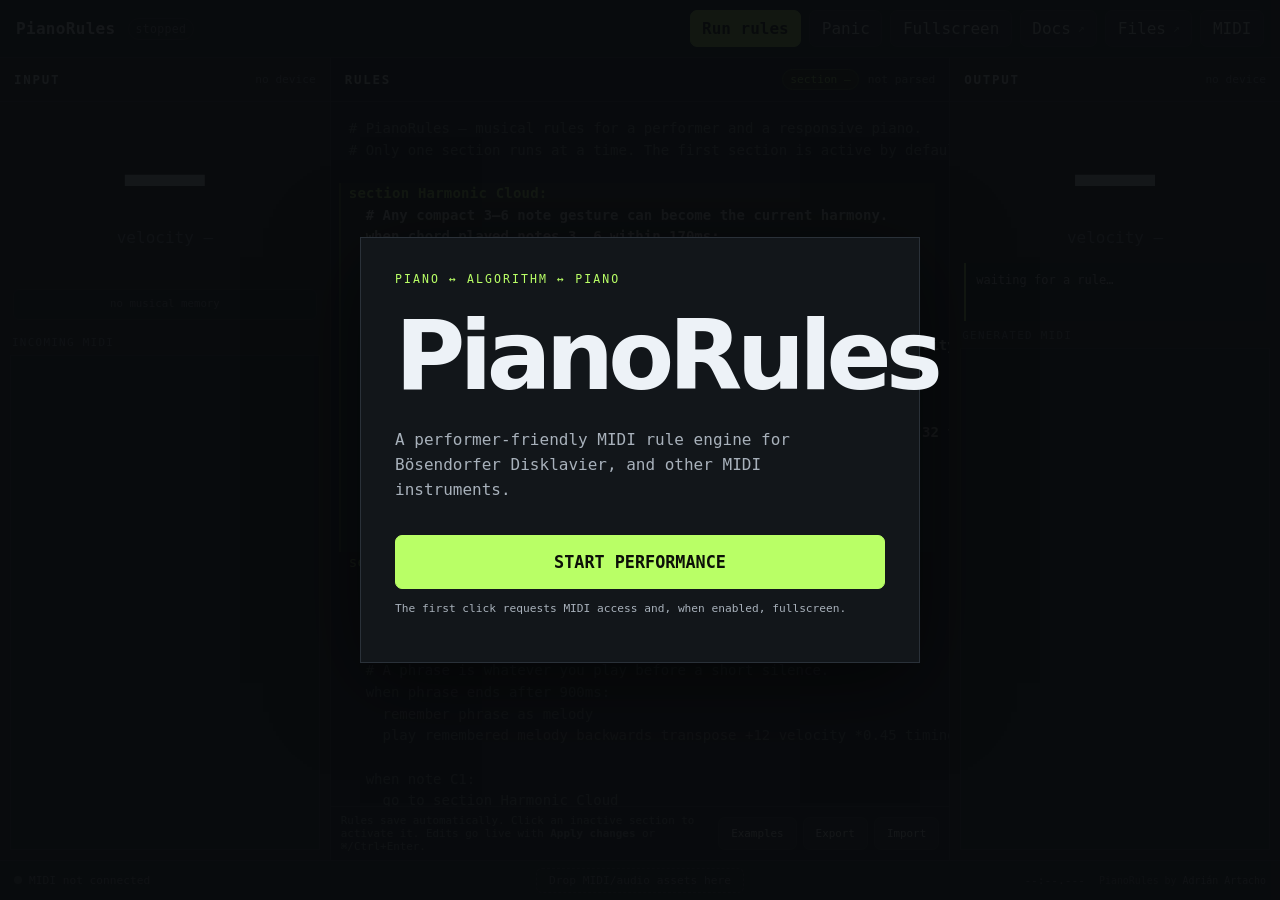
<file: index.html>
<!doctype html>
<html lang="en">
<head>
  <meta charset="utf-8" />
  <meta name="viewport" content="width=device-width,initial-scale=1,viewport-fit=cover" />
  <meta name="theme-color" content="#0d0f12" />
  <title>PianoRules — browser MIDI rule engine</title>
  <link rel="stylesheet" href="styles.css" />
</head>
<body>
  <div id="startOverlay" class="start-overlay">
    <div class="start-card">
      <div class="eyebrow">PIANO ↔ ALGORITHM ↔ PIANO</div>
      <h1>PianoRules</h1>
      <p>A performer-friendly MIDI rule engine for Bösendorfer Disklavier, and other MIDI instruments.</p>
      <button id="startButton" class="primary huge">START PERFORMANCE</button>
      <p class="small">The first click requests MIDI access and, when enabled, fullscreen.</p>
      <div id="startError" class="error"></div>
    </div>
  </div>

  <header>
    <div class="brand">
      <strong>PianoRules</strong>
      <span id="rulesetBadge" class="ruleset-badge" hidden></span>
      <span id="engineStatus" class="status stopped">stopped</span>
    </div>
    <div class="toolbar">
      <button id="runButton" class="primary">Run rules</button>
      <button id="panicButton">Panic</button>
      <button id="fullscreenButton">Fullscreen</button>
      <a class="toolbar-button" href="docs/" target="_blank" rel="noopener"><span>Docs</span><span class="toolbar-icon">↗</span></a>
      <a class="toolbar-button" href="https://drive.google.com/drive/folders/13X9AR03kODoQFeSk52oS9WSVNPSqHkpw?usp=sharing" target="_blank" rel="noopener"><span>Files</span><span class="toolbar-icon">↗</span></a>
      <button id="settingsButton">MIDI</button>
    </div>
  </header>

  <main class="workspace">
    <section class="panel monitor-panel">
      <div class="panel-title">
        <h2>INPUT</h2>
        <span id="inputDeviceLabel">no device</span>
      </div>
      <div id="inputHero" class="hero-note">—</div>
      <div id="inputVelocity" class="hero-sub">velocity —</div>
      <div id="heldNotes" class="chips"></div>
      <div id="memoryStatus" class="memory-status">no musical memory</div>
      <div class="log-title">incoming MIDI</div>
      <div id="inputLog" class="log"></div>
    </section>

    <section class="panel editor-panel">
      <div class="panel-title">
        <h2>RULES</h2>
        <div class="panel-meta">
          <span id="activeSectionBadge" class="section-badge">section —</span>
          <span id="parseStatus">not parsed</span>
        </div>
      </div>
      <div class="editor-wrap">
        <pre id="editorHighlight" class="editor-highlight" aria-hidden="true"></pre>
        <textarea id="editor" wrap="off" spellcheck="false" aria-label="PianoRules editor"></textarea>
      </div>
      <div class="editor-footer">
        <span>Rules save automatically. Click an inactive section to activate it. Edits go live with <strong>Apply changes</strong> or ⌘/Ctrl+Enter.</span>
        <div>
          <button id="examplesButton">Examples</button>
          <button id="exportButton">Export</button>
          <label class="button-label">Import<input id="importInput" type="file" accept=".rules,.txt,text/plain" /></label>
        </div>
      </div>
      <div id="diagnostics" class="diagnostics"></div>
    </section>

    <section class="panel monitor-panel">
      <div class="panel-title">
        <h2>OUTPUT</h2>
        <span id="outputDeviceLabel">no device</span>
      </div>
      <div id="outputHero" class="hero-note">—</div>
      <div id="outputVelocity" class="hero-sub">velocity —</div>
      <div id="ruleFired" class="rule-fired">waiting for a rule…</div>
      <div class="log-title">generated MIDI</div>
      <div id="outputLog" class="log"></div>
    </section>
  </main>

  <footer>
    <div><span class="dot" id="midiDot"></span><span id="midiFooter">MIDI not connected</span></div>
    <div id="assetDrop" class="asset-drop" title="Drop .mid or audio files here">Drop MIDI/audio assets here</div>
    <div class="footer-end"><span id="clock">00:00.000</span><span class="footer-credit">PianoRules by <a href="https://muk.ac.at/studienangebot/lehrende/details/adrian-artacho.html" target="_blank" rel="noopener">Adrián Artacho</a></span></div>
  </footer>

  <dialog id="settingsDialog">
    <form method="dialog" class="dialog-card">
      <div class="dialog-title"><h2>MIDI setup</h2><button value="cancel" aria-label="Close">×</button></div>
      <label>Input device<select id="inputSelect"></select></label>
      <label>Output device<select id="outputSelect"></select></label>
      <div class="hint">For quick testing, choose <strong>Browser preview piano</strong>. It makes sound directly in the page without a Disklavier, virtual MIDI port, or DAW.</div>
      <label>Input channel<select id="inputChannel"><option value="all">All channels</option></select></label>
      <label>Output channel<select id="outputChannel"></select></label>
      <label class="check"><input id="fullscreenPreference" type="checkbox" /> Enter fullscreen when performance starts</label>
      <label class="check"><input id="echoGuard" type="checkbox" checked /> Ignore likely MIDI feedback from generated notes</label>
      <label>Echo-guard window <input id="echoGuardMs" type="number" min="0" max="1000" step="10" value="100" /> ms</label>
      <div class="hint">Configuration is remembered locally. If a device ID changes, PianoRules falls back to matching its name/manufacturer.</div>
      <button id="refreshMidiButton" type="button">Refresh MIDI devices</button>
    </form>
  </dialog>

  <dialog id="examplesDialog">
    <form method="dialog" class="dialog-card examples-card">
      <div class="dialog-title"><h2>Rule examples</h2><button value="cancel" aria-label="Close">×</button></div>
      <div id="examplesList"></div>
    </form>
  </dialog>

  <script type="module" src="app.js"></script>
</body>
</html>
</file>
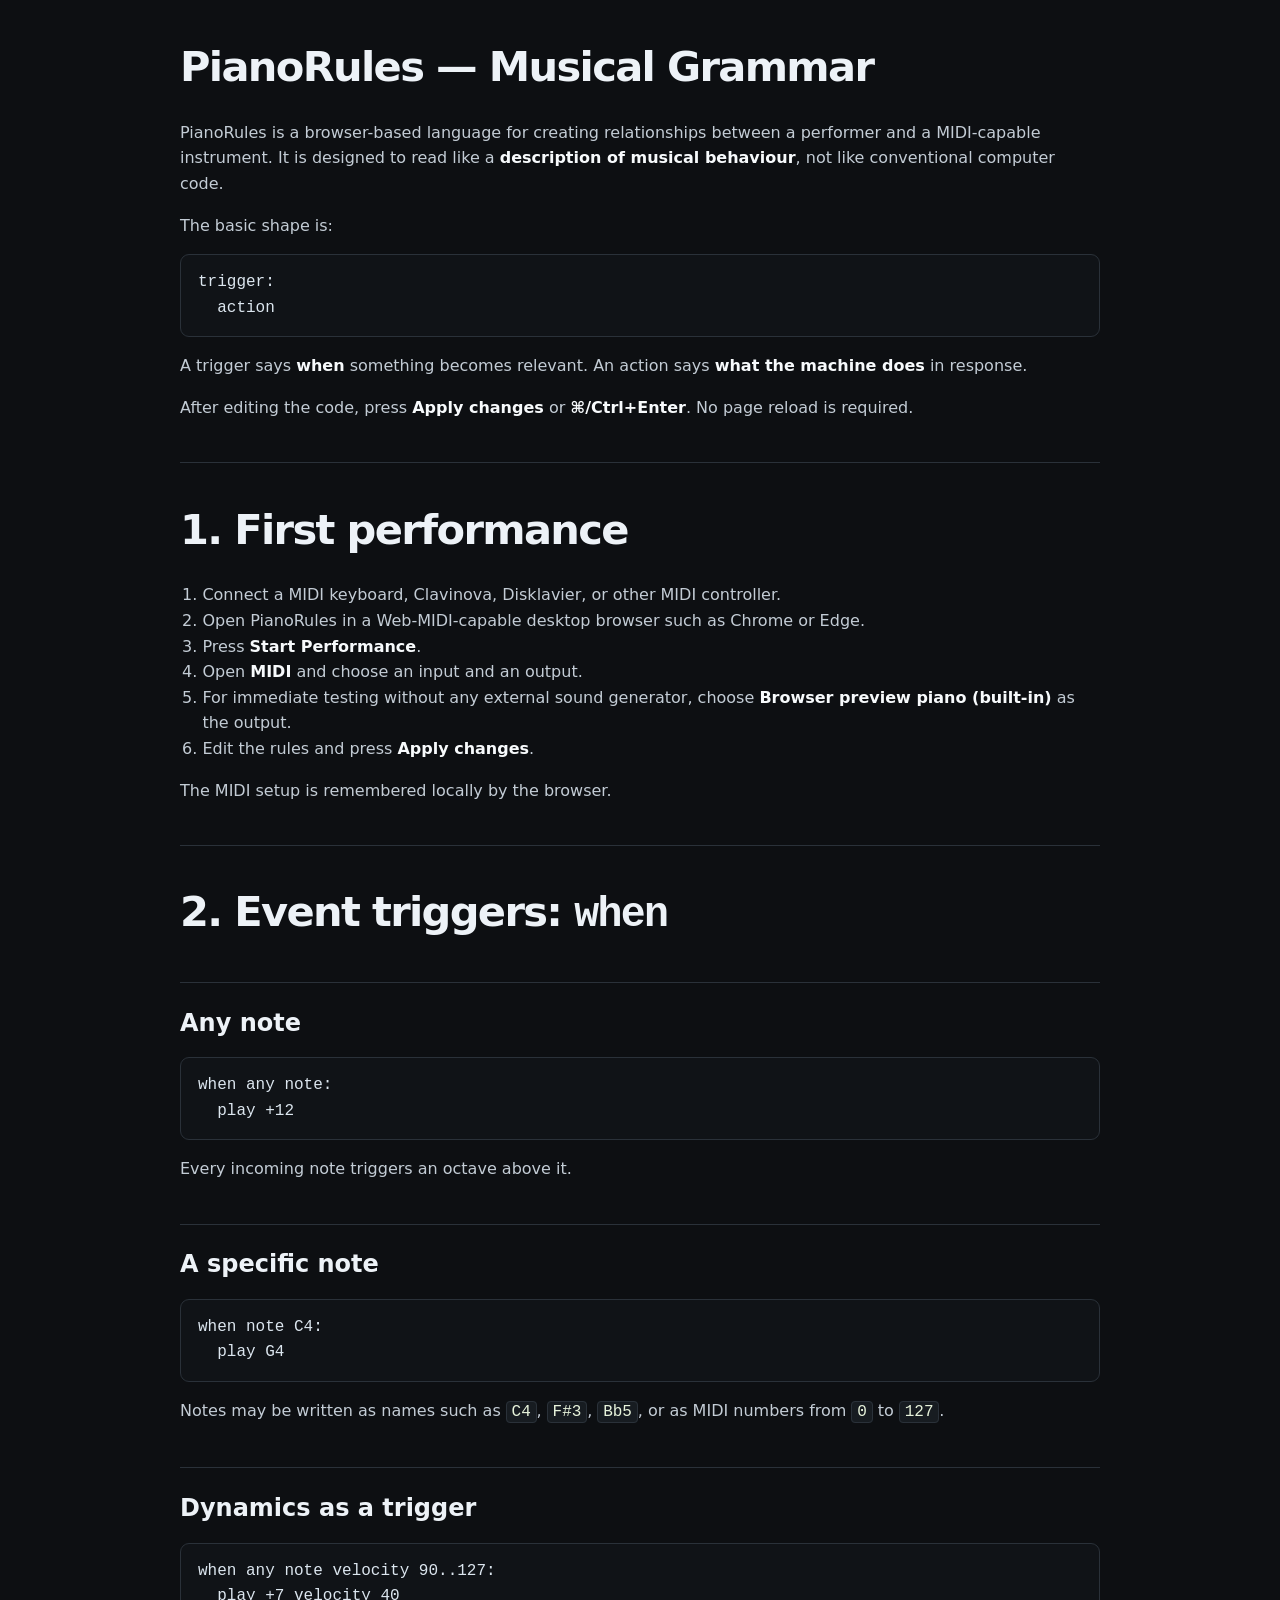
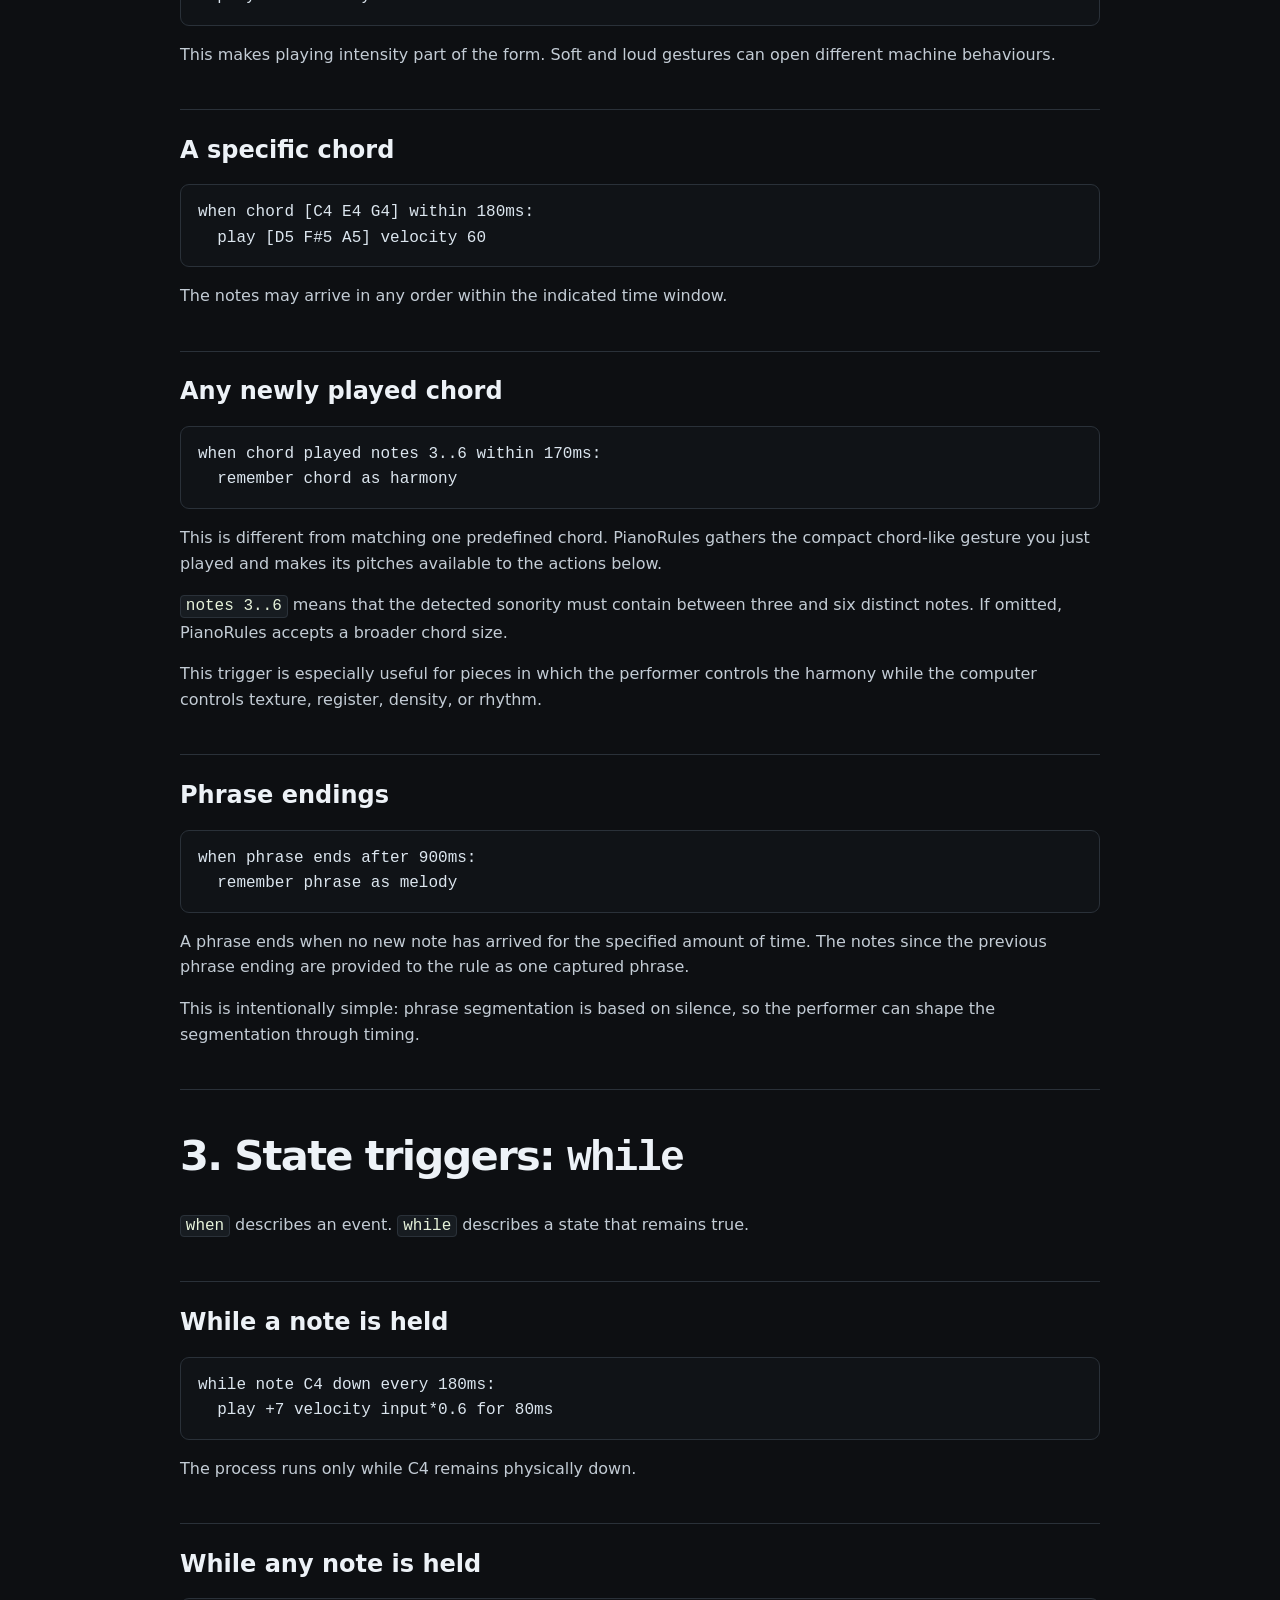
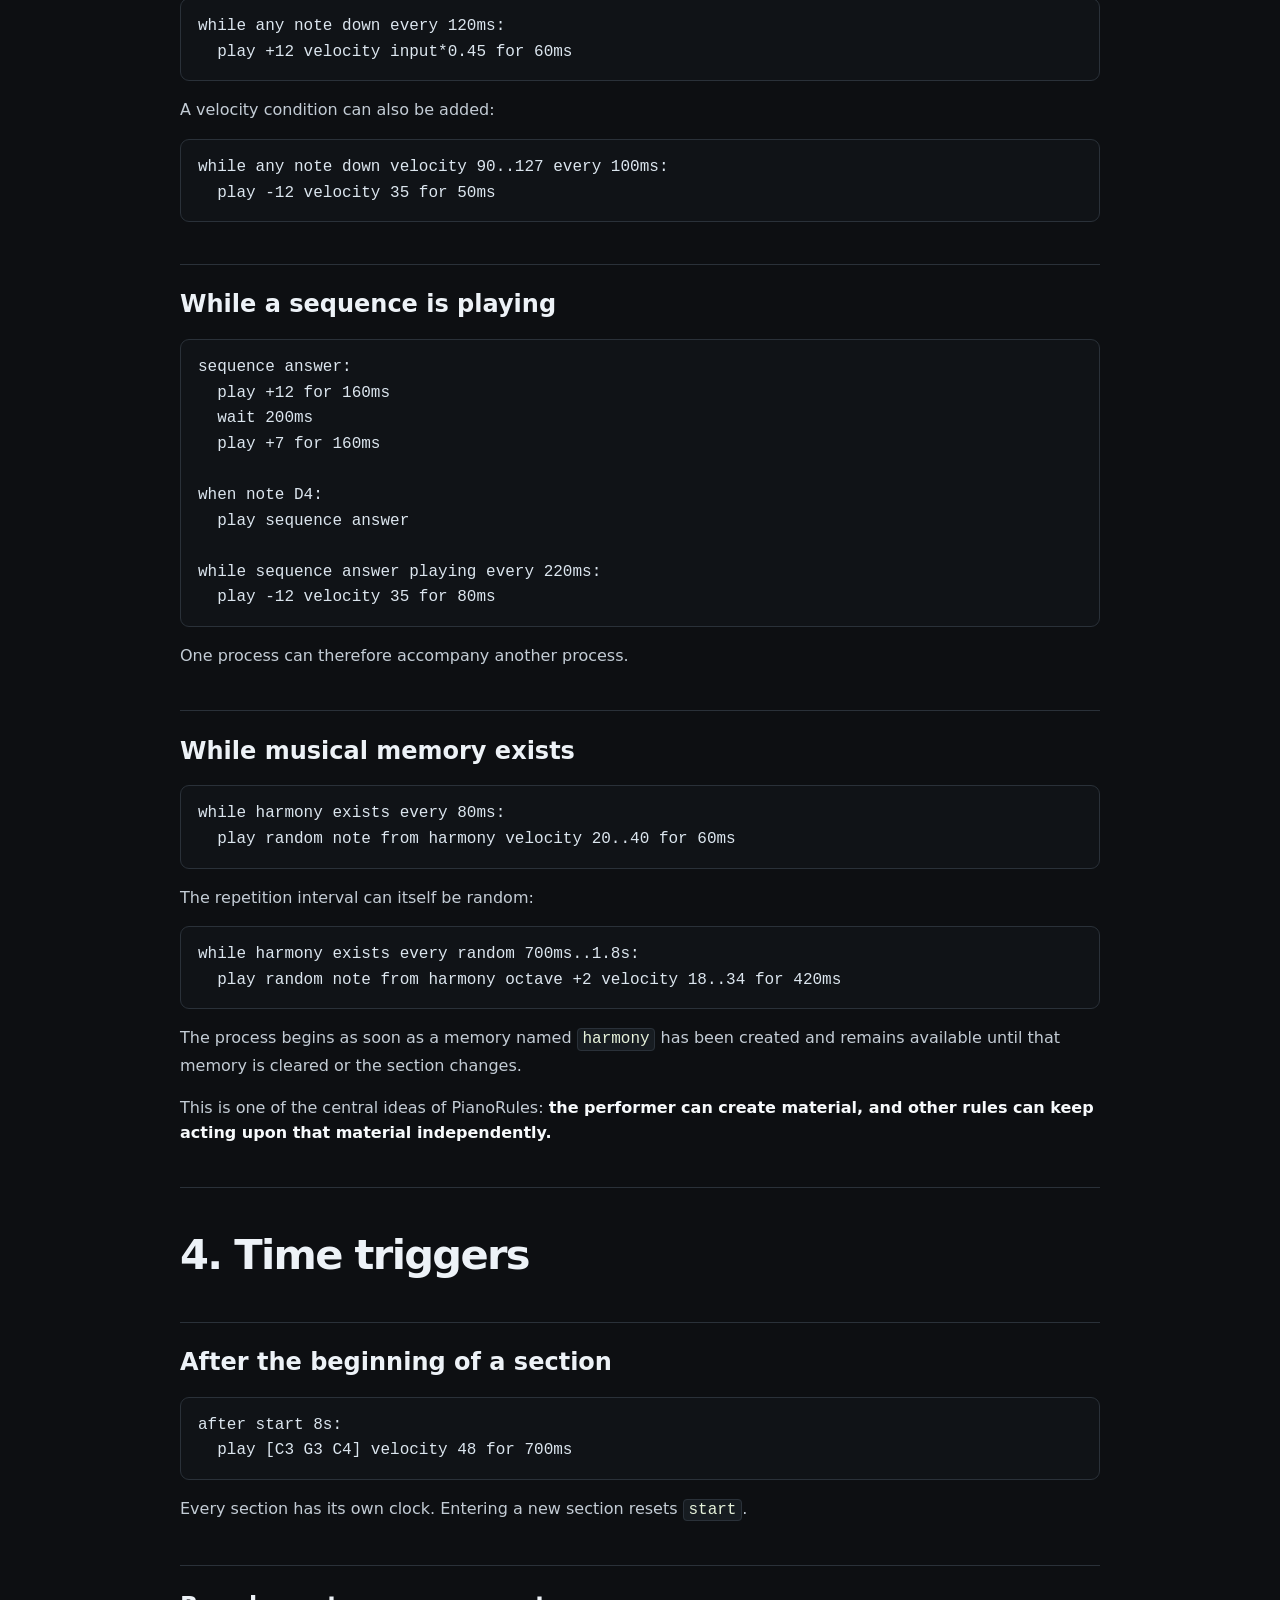
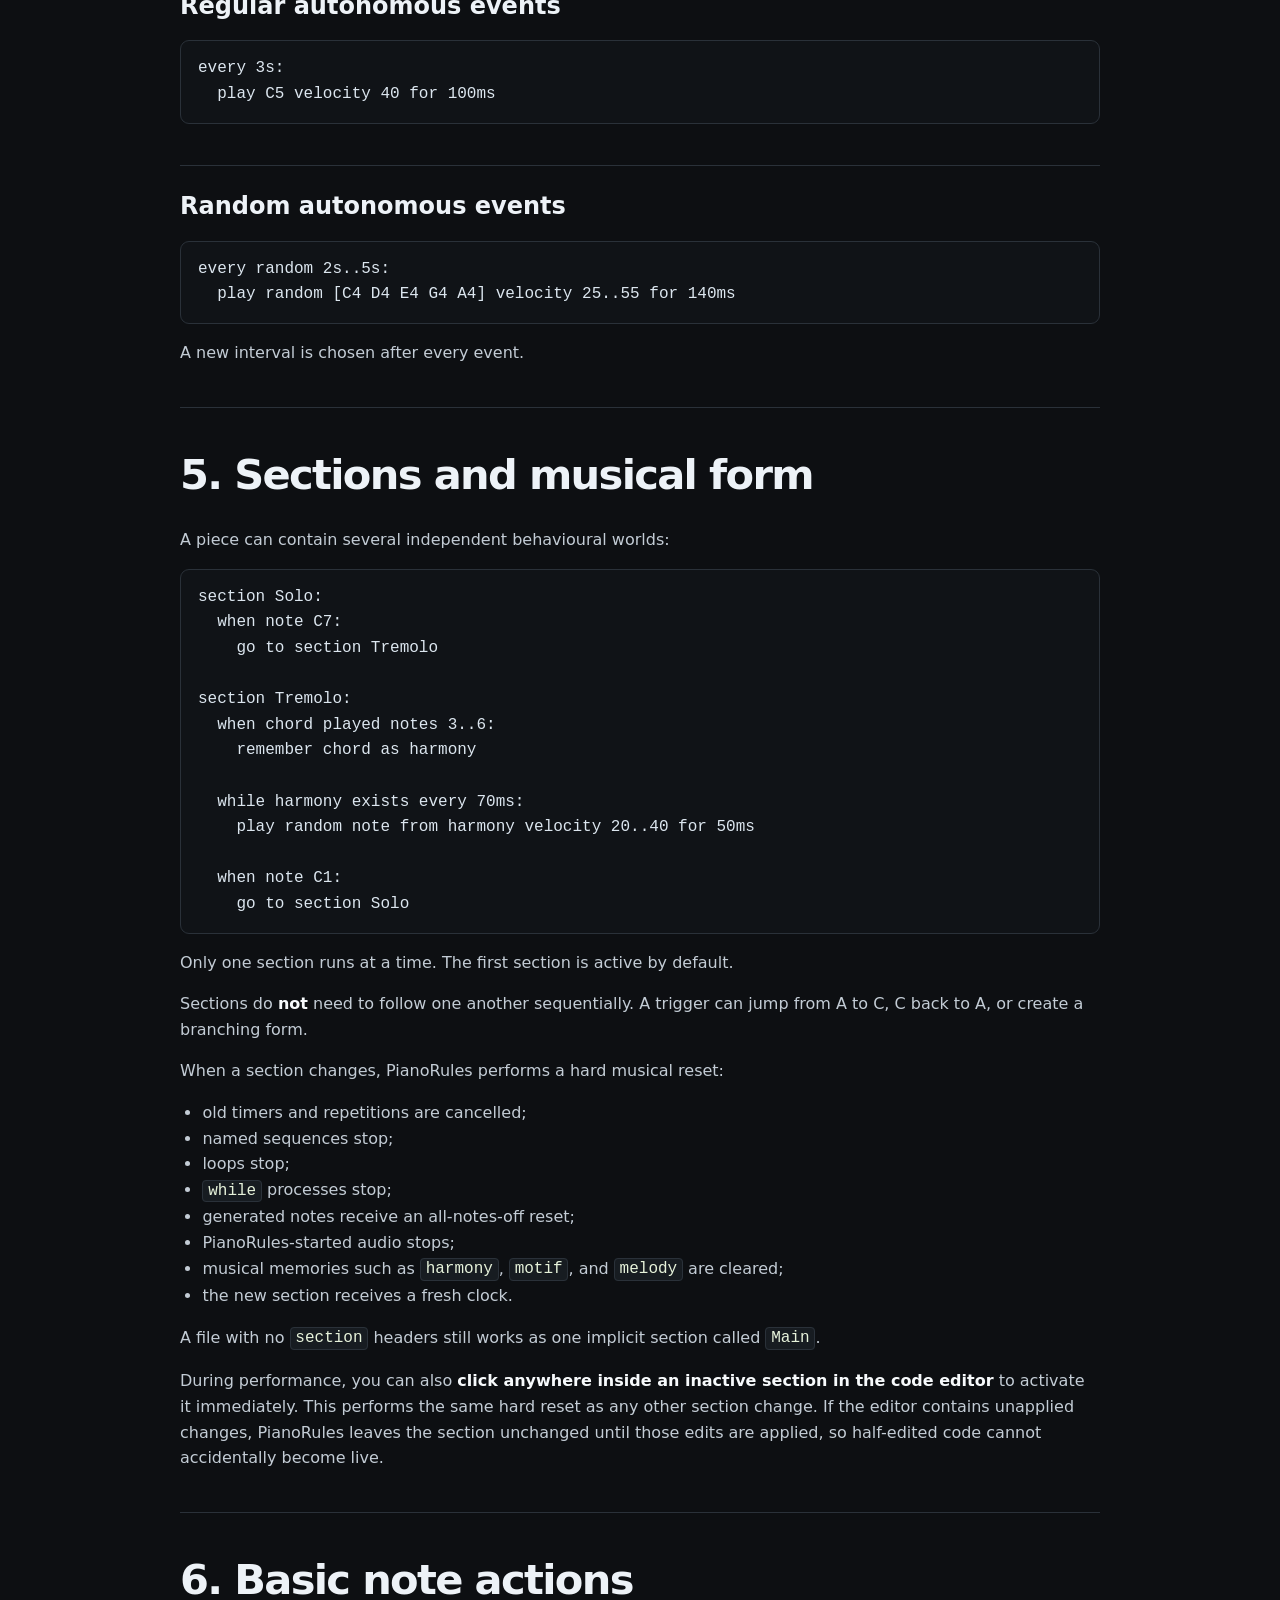
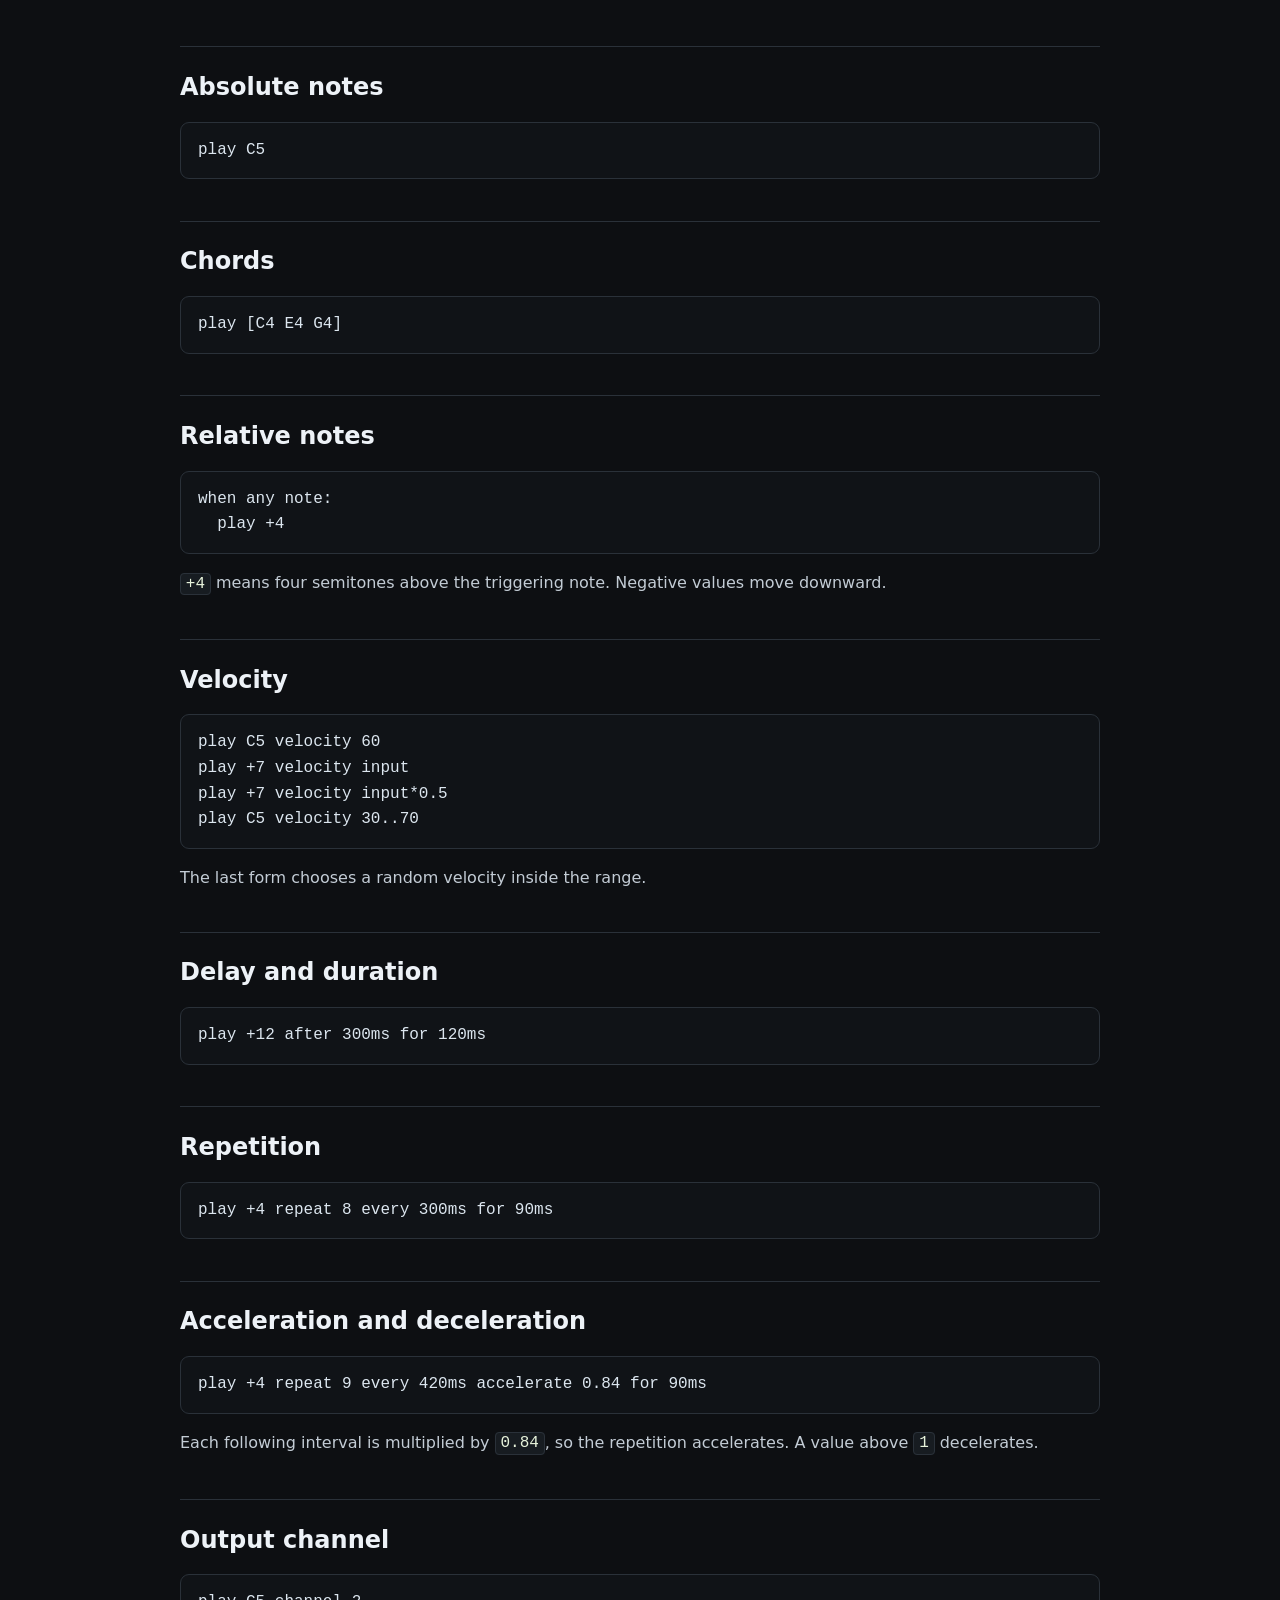
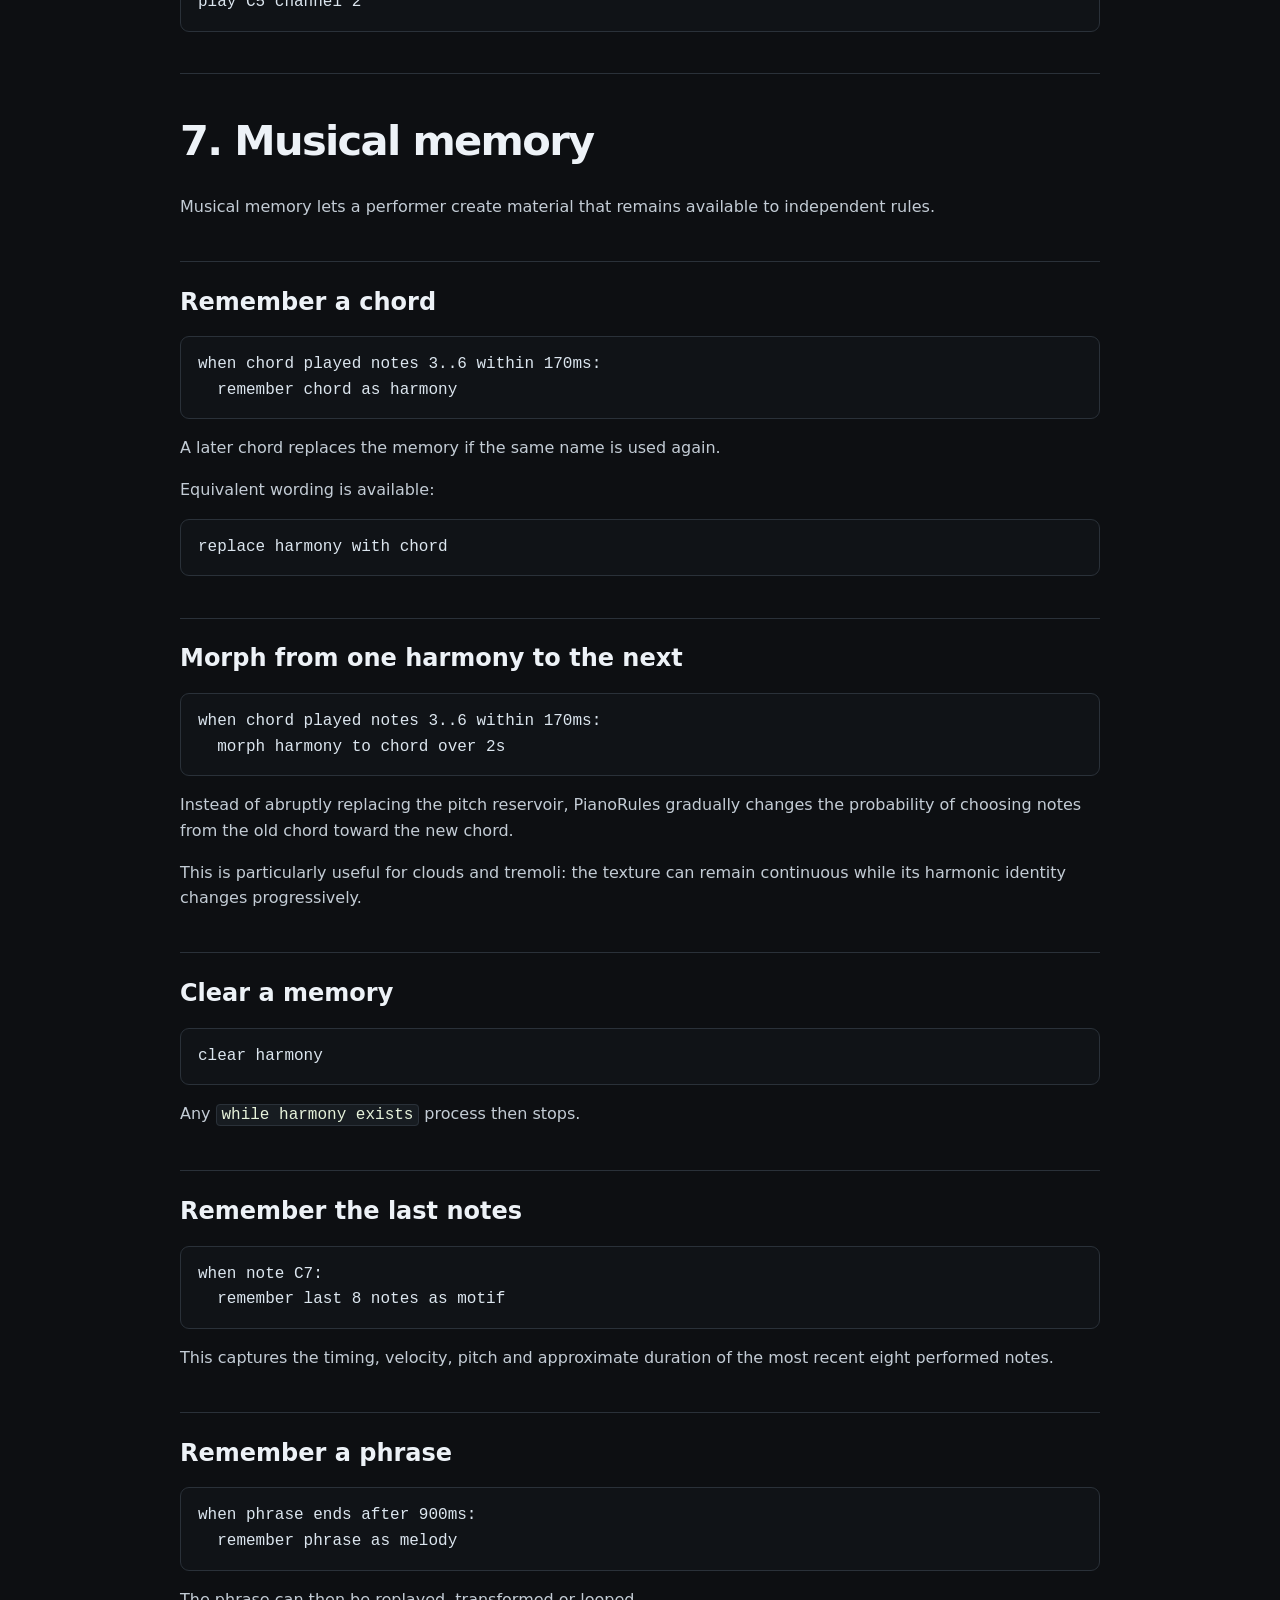
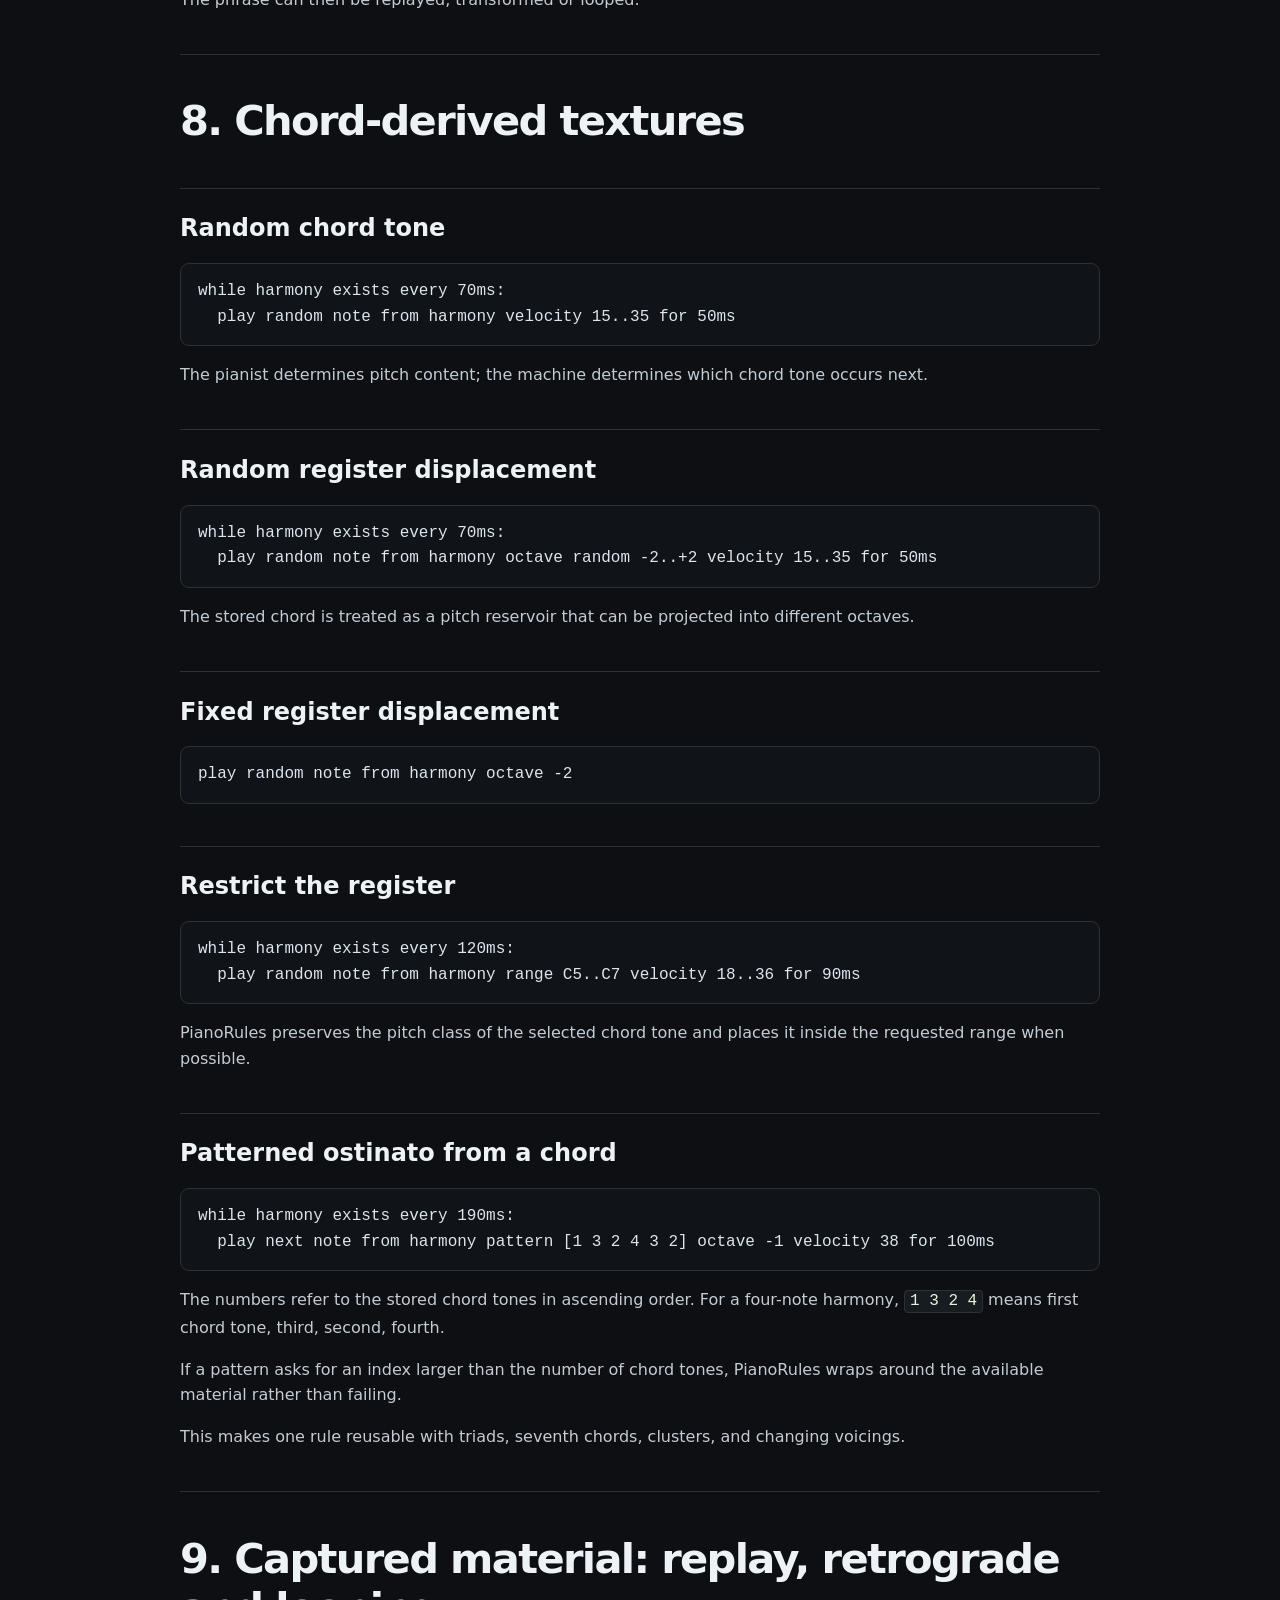
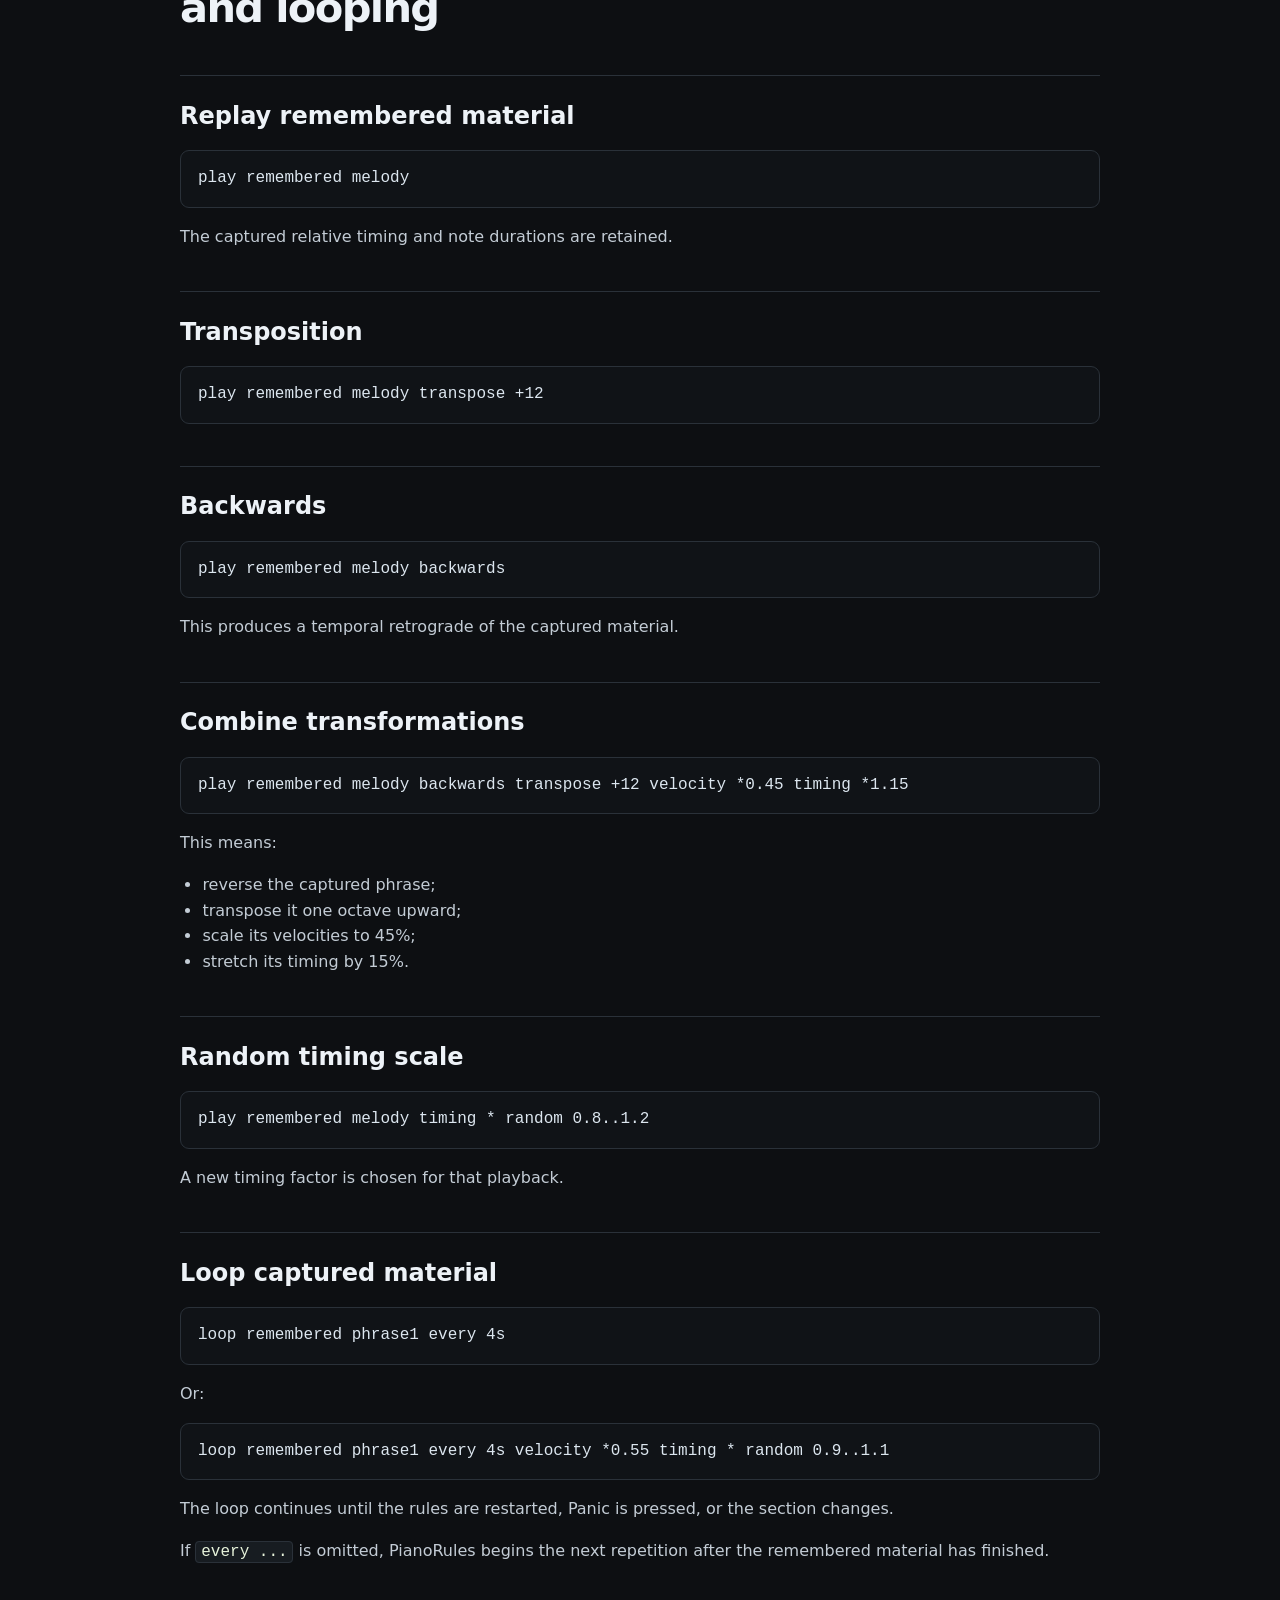
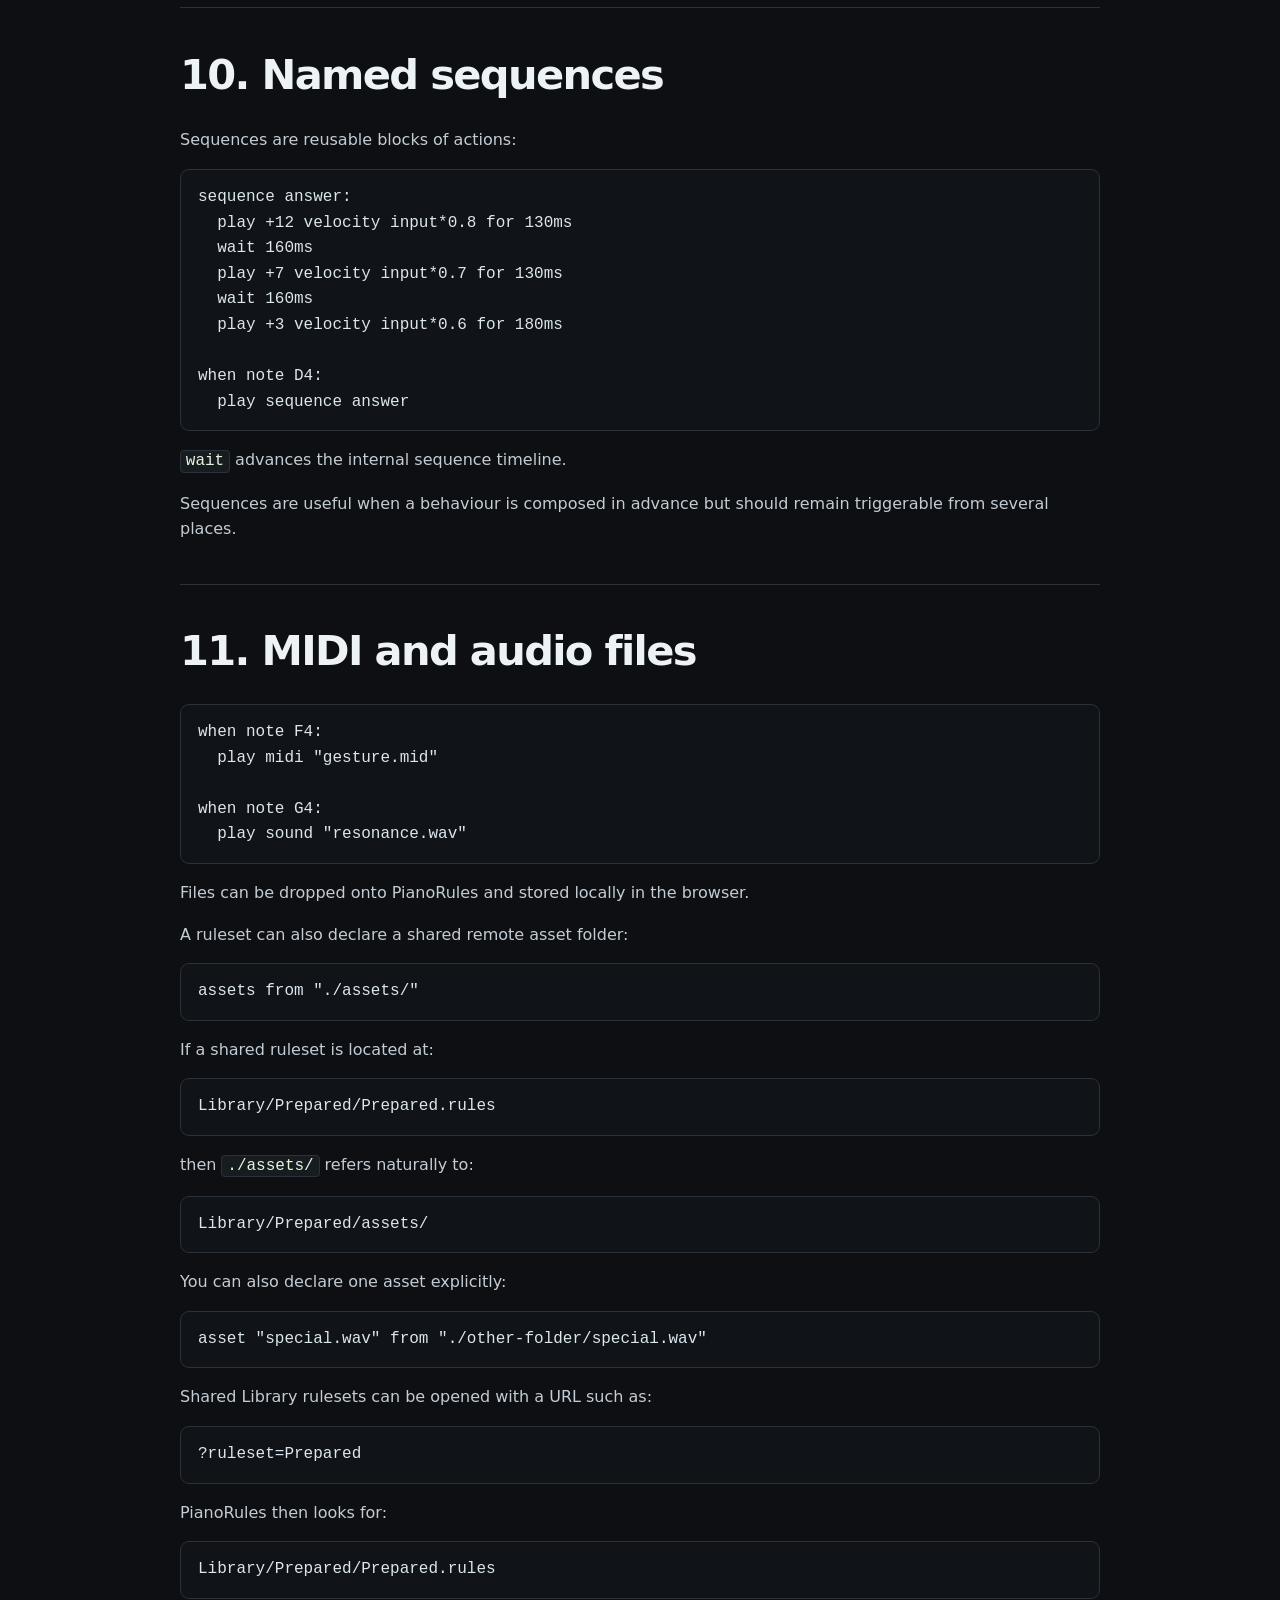
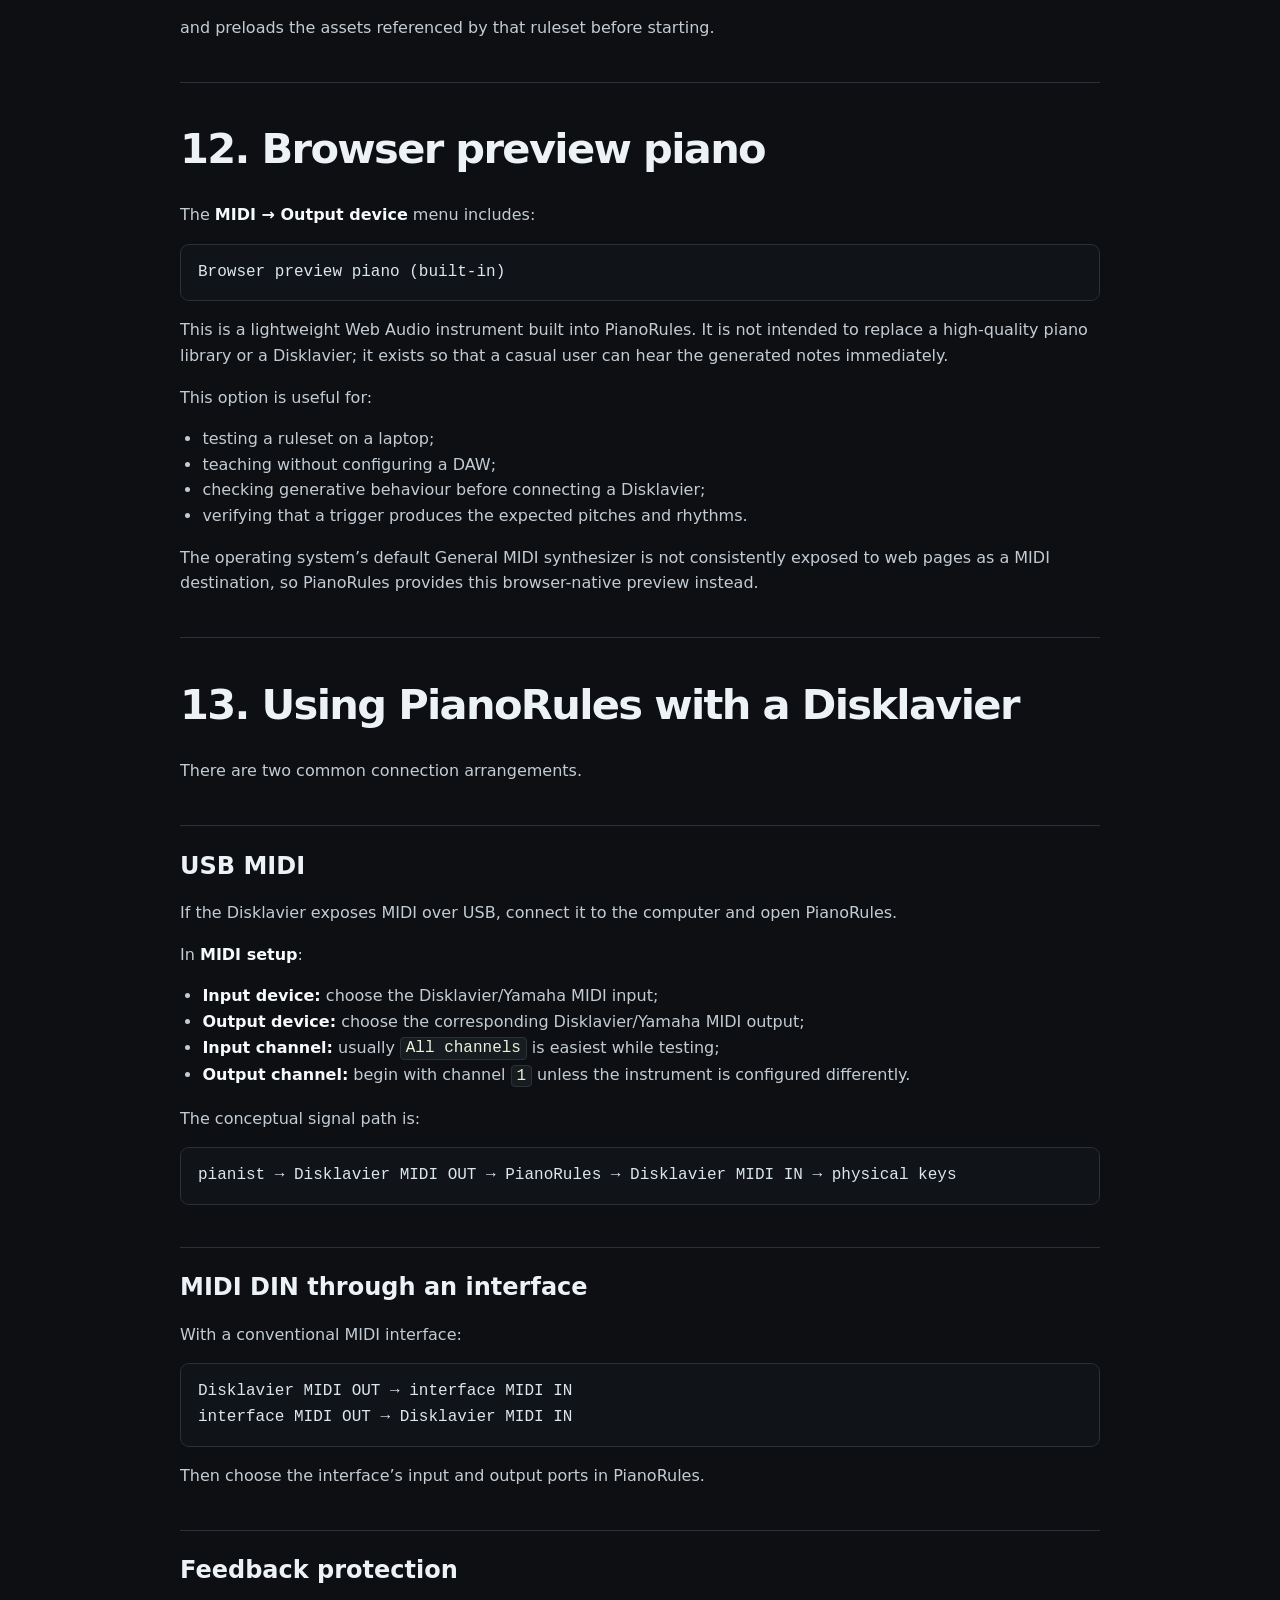
<file: docs/index.html>
<!DOCTYPE html>
<html xmlns="http://www.w3.org/1999/xhtml" lang="" xml:lang="">
<head>
  <meta charset="utf-8" />
  <meta name="generator" content="pandoc" />
  <meta name="viewport" content="width=device-width, initial-scale=1.0, user-scalable=yes" />
  <title>PianoRules - Musical Grammar</title>
  <style>
    code{white-space: pre-wrap;}
    span.smallcaps{font-variant: small-caps;}
    div.columns{display: flex; gap: min(4vw, 1.5em);}
    div.column{flex: auto; overflow-x: auto;}
    div.hanging-indent{margin-left: 1.5em; text-indent: -1.5em;}
    /* The extra [class] is a hack that increases specificity enough to
       override a similar rule in reveal.js */
    ul.task-list[class]{list-style: none;}
    ul.task-list li input[type="checkbox"] {
      font-size: inherit;
      width: 0.8em;
      margin: 0 0.8em 0.2em -1.6em;
      vertical-align: middle;
    }
    .display.math{display: block; text-align: center; margin: 0.5rem auto;}
  </style>
  <link rel="stylesheet" href="docs.css" />
</head>
<body>

<h1 id="pianorules-musical-grammar">PianoRules — Musical Grammar</h1>
<p>PianoRules is a browser-based language for creating relationships
between a performer and a MIDI-capable instrument. It is designed to
read like a <strong>description of musical behaviour</strong>, not like
conventional computer code.</p>
<p>The basic shape is:</p>
<pre class="text"><code>trigger:
  action</code></pre>
<p>A trigger says <strong>when</strong> something becomes relevant. An
action says <strong>what the machine does</strong> in response.</p>
<p>After editing the code, press <strong>Apply changes</strong> or
<strong>⌘/Ctrl+Enter</strong>. No page reload is required.</p>
<hr />
<h1 id="first-performance">1. First performance</h1>
<ol type="1">
<li>Connect a MIDI keyboard, Clavinova, Disklavier, or other MIDI
controller.</li>
<li>Open PianoRules in a Web-MIDI-capable desktop browser such as Chrome
or Edge.</li>
<li>Press <strong>Start Performance</strong>.</li>
<li>Open <strong>MIDI</strong> and choose an input and an output.</li>
<li>For immediate testing without any external sound generator, choose
<strong>Browser preview piano (built-in)</strong> as the output.</li>
<li>Edit the rules and press <strong>Apply changes</strong>.</li>
</ol>
<p>The MIDI setup is remembered locally by the browser.</p>
<hr />
<h1 id="event-triggers-when">2. Event triggers: <code>when</code></h1>
<h2 id="any-note">Any note</h2>
<pre class="text"><code>when any note:
  play +12</code></pre>
<p>Every incoming note triggers an octave above it.</p>
<h2 id="a-specific-note">A specific note</h2>
<pre class="text"><code>when note C4:
  play G4</code></pre>
<p>Notes may be written as names such as <code>C4</code>,
<code>F#3</code>, <code>Bb5</code>, or as MIDI numbers from
<code>0</code> to <code>127</code>.</p>
<h2 id="dynamics-as-a-trigger">Dynamics as a trigger</h2>
<pre class="text"><code>when any note velocity 90..127:
  play +7 velocity 40</code></pre>
<p>This makes playing intensity part of the form. Soft and loud gestures
can open different machine behaviours.</p>
<h2 id="a-specific-chord">A specific chord</h2>
<pre class="text"><code>when chord [C4 E4 G4] within 180ms:
  play [D5 F#5 A5] velocity 60</code></pre>
<p>The notes may arrive in any order within the indicated time
window.</p>
<h2 id="any-newly-played-chord">Any newly played chord</h2>
<pre class="text"><code>when chord played notes 3..6 within 170ms:
  remember chord as harmony</code></pre>
<p>This is different from matching one predefined chord. PianoRules
gathers the compact chord-like gesture you just played and makes its
pitches available to the actions below.</p>
<p><code>notes 3..6</code> means that the detected sonority must contain
between three and six distinct notes. If omitted, PianoRules accepts a
broader chord size.</p>
<p>This trigger is especially useful for pieces in which the performer
controls the harmony while the computer controls texture, register,
density, or rhythm.</p>
<h2 id="phrase-endings">Phrase endings</h2>
<pre class="text"><code>when phrase ends after 900ms:
  remember phrase as melody</code></pre>
<p>A phrase ends when no new note has arrived for the specified amount
of time. The notes since the previous phrase ending are provided to the
rule as one captured phrase.</p>
<p>This is intentionally simple: phrase segmentation is based on
silence, so the performer can shape the segmentation through timing.</p>
<hr />
<h1 id="state-triggers-while">3. State triggers: <code>while</code></h1>
<p><code>when</code> describes an event. <code>while</code> describes a
state that remains true.</p>
<h2 id="while-a-note-is-held">While a note is held</h2>
<pre class="text"><code>while note C4 down every 180ms:
  play +7 velocity input*0.6 for 80ms</code></pre>
<p>The process runs only while C4 remains physically down.</p>
<h2 id="while-any-note-is-held">While any note is held</h2>
<pre class="text"><code>while any note down every 120ms:
  play +12 velocity input*0.45 for 60ms</code></pre>
<p>A velocity condition can also be added:</p>
<pre class="text"><code>while any note down velocity 90..127 every 100ms:
  play -12 velocity 35 for 50ms</code></pre>
<h2 id="while-a-sequence-is-playing">While a sequence is playing</h2>
<pre class="text"><code>sequence answer:
  play +12 for 160ms
  wait 200ms
  play +7 for 160ms

when note D4:
  play sequence answer

while sequence answer playing every 220ms:
  play -12 velocity 35 for 80ms</code></pre>
<p>One process can therefore accompany another process.</p>
<h2 id="while-musical-memory-exists">While musical memory exists</h2>
<pre class="text"><code>while harmony exists every 80ms:
  play random note from harmony velocity 20..40 for 60ms</code></pre>
<p>The repetition interval can itself be random:</p>
<pre class="text"><code>while harmony exists every random 700ms..1.8s:
  play random note from harmony octave +2 velocity 18..34 for 420ms</code></pre>
<p>The process begins as soon as a memory named <code>harmony</code> has
been created and remains available until that memory is cleared or the
section changes.</p>
<p>This is one of the central ideas of PianoRules: <strong>the performer
can create material, and other rules can keep acting upon that material
independently.</strong></p>
<hr />
<h1 id="time-triggers">4. Time triggers</h1>
<h2 id="after-the-beginning-of-a-section">After the beginning of a
section</h2>
<pre class="text"><code>after start 8s:
  play [C3 G3 C4] velocity 48 for 700ms</code></pre>
<p>Every section has its own clock. Entering a new section resets
<code>start</code>.</p>
<h2 id="regular-autonomous-events">Regular autonomous events</h2>
<pre class="text"><code>every 3s:
  play C5 velocity 40 for 100ms</code></pre>
<h2 id="random-autonomous-events">Random autonomous events</h2>
<pre class="text"><code>every random 2s..5s:
  play random [C4 D4 E4 G4 A4] velocity 25..55 for 140ms</code></pre>
<p>A new interval is chosen after every event.</p>
<hr />
<h1 id="sections-and-musical-form">5. Sections and musical form</h1>
<p>A piece can contain several independent behavioural worlds:</p>
<pre class="text"><code>section Solo:
  when note C7:
    go to section Tremolo

section Tremolo:
  when chord played notes 3..6:
    remember chord as harmony

  while harmony exists every 70ms:
    play random note from harmony velocity 20..40 for 50ms

  when note C1:
    go to section Solo</code></pre>
<p>Only one section runs at a time. The first section is active by
default.</p>
<p>Sections do <strong>not</strong> need to follow one another
sequentially. A trigger can jump from A to C, C back to A, or create a
branching form.</p>
<p>When a section changes, PianoRules performs a hard musical reset:</p>
<ul>
<li>old timers and repetitions are cancelled;</li>
<li>named sequences stop;</li>
<li>loops stop;</li>
<li><code>while</code> processes stop;</li>
<li>generated notes receive an all-notes-off reset;</li>
<li>PianoRules-started audio stops;</li>
<li>musical memories such as <code>harmony</code>, <code>motif</code>,
and <code>melody</code> are cleared;</li>
<li>the new section receives a fresh clock.</li>
</ul>
<p>A file with no <code>section</code> headers still works as one
implicit section called <code>Main</code>.</p>
<p>During performance, you can also <strong>click anywhere inside an inactive section in the code editor</strong> to activate it immediately. This performs the same hard reset as any other section change. If the editor contains unapplied changes, PianoRules leaves the section unchanged until those edits are applied, so half-edited code cannot accidentally become live.</p>
<hr />
<h1 id="basic-note-actions">6. Basic note actions</h1>
<h2 id="absolute-notes">Absolute notes</h2>
<pre class="text"><code>play C5</code></pre>
<h2 id="chords">Chords</h2>
<pre class="text"><code>play [C4 E4 G4]</code></pre>
<h2 id="relative-notes">Relative notes</h2>
<pre class="text"><code>when any note:
  play +4</code></pre>
<p><code>+4</code> means four semitones above the triggering note.
Negative values move downward.</p>
<h2 id="velocity">Velocity</h2>
<pre class="text"><code>play C5 velocity 60
play +7 velocity input
play +7 velocity input*0.5
play C5 velocity 30..70</code></pre>
<p>The last form chooses a random velocity inside the range.</p>
<h2 id="delay-and-duration">Delay and duration</h2>
<pre class="text"><code>play +12 after 300ms for 120ms</code></pre>
<h2 id="repetition">Repetition</h2>
<pre class="text"><code>play +4 repeat 8 every 300ms for 90ms</code></pre>
<h2 id="acceleration-and-deceleration">Acceleration and
deceleration</h2>
<pre class="text"><code>play +4 repeat 9 every 420ms accelerate 0.84 for 90ms</code></pre>
<p>Each following interval is multiplied by <code>0.84</code>, so the
repetition accelerates. A value above <code>1</code> decelerates.</p>
<h2 id="output-channel">Output channel</h2>
<pre class="text"><code>play C5 channel 2</code></pre>
<hr />
<h1 id="musical-memory">7. Musical memory</h1>
<p>Musical memory lets a performer create material that remains
available to independent rules.</p>
<h2 id="remember-a-chord">Remember a chord</h2>
<pre class="text"><code>when chord played notes 3..6 within 170ms:
  remember chord as harmony</code></pre>
<p>A later chord replaces the memory if the same name is used again.</p>
<p>Equivalent wording is available:</p>
<pre class="text"><code>replace harmony with chord</code></pre>
<h2 id="morph-from-one-harmony-to-the-next">Morph from one harmony to
the next</h2>
<pre class="text"><code>when chord played notes 3..6 within 170ms:
  morph harmony to chord over 2s</code></pre>
<p>Instead of abruptly replacing the pitch reservoir, PianoRules
gradually changes the probability of choosing notes from the old chord
toward the new chord.</p>
<p>This is particularly useful for clouds and tremoli: the texture can
remain continuous while its harmonic identity changes progressively.</p>
<h2 id="clear-a-memory">Clear a memory</h2>
<pre class="text"><code>clear harmony</code></pre>
<p>Any <code>while harmony exists</code> process then stops.</p>
<h2 id="remember-the-last-notes">Remember the last notes</h2>
<pre class="text"><code>when note C7:
  remember last 8 notes as motif</code></pre>
<p>This captures the timing, velocity, pitch and approximate duration of
the most recent eight performed notes.</p>
<h2 id="remember-a-phrase">Remember a phrase</h2>
<pre class="text"><code>when phrase ends after 900ms:
  remember phrase as melody</code></pre>
<p>The phrase can then be replayed, transformed or looped.</p>
<hr />
<h1 id="chord-derived-textures">8. Chord-derived textures</h1>
<h2 id="random-chord-tone">Random chord tone</h2>
<pre class="text"><code>while harmony exists every 70ms:
  play random note from harmony velocity 15..35 for 50ms</code></pre>
<p>The pianist determines pitch content; the machine determines which
chord tone occurs next.</p>
<h2 id="random-register-displacement">Random register displacement</h2>
<pre class="text"><code>while harmony exists every 70ms:
  play random note from harmony octave random -2..+2 velocity 15..35 for 50ms</code></pre>
<p>The stored chord is treated as a pitch reservoir that can be
projected into different octaves.</p>
<h2 id="fixed-register-displacement">Fixed register displacement</h2>
<pre class="text"><code>play random note from harmony octave -2</code></pre>
<h2 id="restrict-the-register">Restrict the register</h2>
<pre class="text"><code>while harmony exists every 120ms:
  play random note from harmony range C5..C7 velocity 18..36 for 90ms</code></pre>
<p>PianoRules preserves the pitch class of the selected chord tone and
places it inside the requested range when possible.</p>
<h2 id="patterned-ostinato-from-a-chord">Patterned ostinato from a
chord</h2>
<pre class="text"><code>while harmony exists every 190ms:
  play next note from harmony pattern [1 3 2 4 3 2] octave -1 velocity 38 for 100ms</code></pre>
<p>The numbers refer to the stored chord tones in ascending order. For a
four-note harmony, <code>1 3 2 4</code> means first chord tone, third,
second, fourth.</p>
<p>If a pattern asks for an index larger than the number of chord tones,
PianoRules wraps around the available material rather than failing.</p>
<p>This makes one rule reusable with triads, seventh chords, clusters,
and changing voicings.</p>
<hr />
<h1 id="captured-material-replay-retrograde-and-looping">9. Captured
material: replay, retrograde and looping</h1>
<h2 id="replay-remembered-material">Replay remembered material</h2>
<pre class="text"><code>play remembered melody</code></pre>
<p>The captured relative timing and note durations are retained.</p>
<h2 id="transposition">Transposition</h2>
<pre class="text"><code>play remembered melody transpose +12</code></pre>
<h2 id="backwards">Backwards</h2>
<pre class="text"><code>play remembered melody backwards</code></pre>
<p>This produces a temporal retrograde of the captured material.</p>
<h2 id="combine-transformations">Combine transformations</h2>
<pre class="text"><code>play remembered melody backwards transpose +12 velocity *0.45 timing *1.15</code></pre>
<p>This means:</p>
<ul>
<li>reverse the captured phrase;</li>
<li>transpose it one octave upward;</li>
<li>scale its velocities to 45%;</li>
<li>stretch its timing by 15%.</li>
</ul>
<h2 id="random-timing-scale">Random timing scale</h2>
<pre class="text"><code>play remembered melody timing * random 0.8..1.2</code></pre>
<p>A new timing factor is chosen for that playback.</p>
<h2 id="loop-captured-material">Loop captured material</h2>
<pre class="text"><code>loop remembered phrase1 every 4s</code></pre>
<p>Or:</p>
<pre class="text"><code>loop remembered phrase1 every 4s velocity *0.55 timing * random 0.9..1.1</code></pre>
<p>The loop continues until the rules are restarted, Panic is pressed,
or the section changes.</p>
<p>If <code>every ...</code> is omitted, PianoRules begins the next
repetition after the remembered material has finished.</p>
<hr />
<h1 id="named-sequences">10. Named sequences</h1>
<p>Sequences are reusable blocks of actions:</p>
<pre class="text"><code>sequence answer:
  play +12 velocity input*0.8 for 130ms
  wait 160ms
  play +7 velocity input*0.7 for 130ms
  wait 160ms
  play +3 velocity input*0.6 for 180ms

when note D4:
  play sequence answer</code></pre>
<p><code>wait</code> advances the internal sequence timeline.</p>
<p>Sequences are useful when a behaviour is composed in advance but
should remain triggerable from several places.</p>
<hr />
<h1 id="midi-and-audio-files">11. MIDI and audio files</h1>
<pre class="text"><code>when note F4:
  play midi &quot;gesture.mid&quot;

when note G4:
  play sound &quot;resonance.wav&quot;</code></pre>
<p>Files can be dropped onto PianoRules and stored locally in the
browser.</p>
<p>A ruleset can also declare a shared remote asset folder:</p>
<pre class="text"><code>assets from &quot;./assets/&quot;</code></pre>
<p>If a shared ruleset is located at:</p>
<pre class="text"><code>Library/Prepared/Prepared.rules</code></pre>
<p>then <code>./assets/</code> refers naturally to:</p>
<pre class="text"><code>Library/Prepared/assets/</code></pre>
<p>You can also declare one asset explicitly:</p>
<pre class="text"><code>asset &quot;special.wav&quot; from &quot;./other-folder/special.wav&quot;</code></pre>
<p>Shared Library rulesets can be opened with a URL such as:</p>
<pre class="text"><code>?ruleset=Prepared</code></pre>
<p>PianoRules then looks for:</p>
<pre class="text"><code>Library/Prepared/Prepared.rules</code></pre>
<p>and preloads the assets referenced by that ruleset before
starting.</p>
<hr />
<h1 id="browser-preview-piano">12. Browser preview piano</h1>
<p>The <strong>MIDI → Output device</strong> menu includes:</p>
<pre class="text"><code>Browser preview piano (built-in)</code></pre>
<p>This is a lightweight Web Audio instrument built into PianoRules. It
is not intended to replace a high-quality piano library or a Disklavier;
it exists so that a casual user can hear the generated notes
immediately.</p>
<p>This option is useful for:</p>
<ul>
<li>testing a ruleset on a laptop;</li>
<li>teaching without configuring a DAW;</li>
<li>checking generative behaviour before connecting a Disklavier;</li>
<li>verifying that a trigger produces the expected pitches and
rhythms.</li>
</ul>
<p>The operating system’s default General MIDI synthesizer is not
consistently exposed to web pages as a MIDI destination, so PianoRules
provides this browser-native preview instead.</p>
<hr />
<h1 id="using-pianorules-with-a-disklavier">13. Using PianoRules with a
Disklavier</h1>
<p>There are two common connection arrangements.</p>
<h2 id="usb-midi">USB MIDI</h2>
<p>If the Disklavier exposes MIDI over USB, connect it to the computer
and open PianoRules.</p>
<p>In <strong>MIDI setup</strong>:</p>
<ul>
<li><strong>Input device:</strong> choose the Disklavier/Yamaha MIDI
input;</li>
<li><strong>Output device:</strong> choose the corresponding
Disklavier/Yamaha MIDI output;</li>
<li><strong>Input channel:</strong> usually <code>All channels</code> is
easiest while testing;</li>
<li><strong>Output channel:</strong> begin with channel <code>1</code>
unless the instrument is configured differently.</li>
</ul>
<p>The conceptual signal path is:</p>
<pre class="text"><code>pianist → Disklavier MIDI OUT → PianoRules → Disklavier MIDI IN → physical keys</code></pre>
<h2 id="midi-din-through-an-interface">MIDI DIN through an
interface</h2>
<p>With a conventional MIDI interface:</p>
<pre class="text"><code>Disklavier MIDI OUT → interface MIDI IN
interface MIDI OUT → Disklavier MIDI IN</code></pre>
<p>Then choose the interface’s input and output ports in PianoRules.</p>
<h2 id="feedback-protection">Feedback protection</h2>
<p>When the same player piano both sends the performer’s notes and
receives generated notes, the mechanically reproduced notes may
sometimes return to the computer as MIDI input. Leave <strong>Ignore
likely MIDI feedback from generated notes</strong> enabled unless you
deliberately want recursive behaviour.</p>
<p>The exact MIDI/Local Control settings differ between Disklavier
generations, so if the physical piano does not respond, confirm on the
instrument that incoming MIDI note messages are enabled and that the
selected MIDI channel matches PianoRules.</p>
<p>Before using dense or very fast generative rules on a real player
piano, begin at low density and moderate velocity. Mechanical
instruments have physical repetition and dynamic limits that a software
synthesizer does not.</p>
<hr />
<h1 id="using-pianorules-with-ableton-live-or-a-piano-library">14. Using
PianoRules with Ableton Live or a piano library</h1>
<p>PianoRules can send its generated MIDI into a DAW. This is useful for
Pianoteq, Kontakt piano libraries, Ableton’s instruments, or any other
MIDI-controlled software instrument.</p>
<p>The required ingredient is a <strong>virtual MIDI port</strong>
between the browser and Ableton.</p>
<h2 id="macos-iac-driver">macOS: IAC Driver</h2>
<ol type="1">
<li>Open <strong>Audio MIDI Setup</strong>.</li>
<li>Open <strong>MIDI Studio</strong>.</li>
<li>Open <strong>IAC Driver</strong>.</li>
<li>Enable <strong>Device is online</strong> and create a bus, for
example <code>PianoRules</code>.</li>
<li>In PianoRules, choose that IAC bus as the <strong>Output
device</strong>.</li>
<li>In Ableton Live, enable <strong>Track</strong> input for the IAC
port in MIDI preferences.</li>
<li>Create a MIDI track.</li>
<li>Set <strong>MIDI From</strong> to the PianoRules/IAC port.</li>
<li>Set monitoring to <strong>In</strong> or arm the track.</li>
<li>Load the piano instrument or library you want to hear.</li>
</ol>
<p>The route becomes:</p>
<pre class="text"><code>MIDI keyboard → PianoRules → IAC PianoRules → Ableton MIDI track → piano instrument</code></pre>
<h2 id="windows">Windows</h2>
<p>Windows does not include an IAC-style virtual cable by default. A
virtual MIDI-port utility such as <strong>loopMIDI</strong> can provide
the same connection:</p>
<pre class="text"><code>PianoRules → virtual MIDI port → Ableton → piano library</code></pre>
<p>Create a virtual port, choose it as PianoRules’ output, then choose
the same port as the MIDI input for the Ableton track.</p>
<h2 id="original-piano-plus-generated-piano-library">Original piano plus
generated piano library</h2>
<p>You can keep playing your physical keyboard locally while only the
generated PianoRules output goes into Ableton. In that setup, your
acoustic/electronic piano is the foreground and the virtual piano
library becomes the responsive machine layer.</p>
<p>If you instead want both your own playing and the generated layer to
sound from the same plugin, route the keyboard into Ableton as well,
taking care to avoid MIDI loops.</p>
<hr />
<h1 id="shared-pianorules-file-library">15. Shared PianoRules file
library</h1>
<p>The <strong>Files</strong> button opens the shared Google Drive
folder created for exchanging useful material.</p>
<p>It can contain:</p>
<ul>
<li><code>.rules</code> studies;</li>
<li>MIDI gestures;</li>
<li>audio samples;</li>
<li>prepared-piano samples;</li>
<li>example materials for classes and workshops.</li>
</ul>
<p>A useful workflow is:</p>
<ol type="1">
<li>download a shared file;</li>
<li>drop it into PianoRules if it is a local MIDI/audio asset;</li>
<li>refer to its filename in the rules;</li>
<li>alter the musical behaviour rather than rebuilding the material from
scratch.</li>
</ol>
<p>The GitHub <code>Library/</code> mechanism is particularly useful for
rulesets that should open directly from a public URL, while the Drive
folder remains convenient as a communal drop/share area.</p>
<hr />
<h1 id="musical-studies-to-try">16. Musical studies to try</h1>
<p>The downloadable project also includes
<code>examples/Harmonic-Machines-study.rules</code>, an original
multi-section study that combines the techniques below into one playable
form.</p>
<h2 id="harmonic-cloud">Harmonic cloud</h2>
<pre class="text"><code>when chord played notes 3..6 within 170ms:
  remember chord as harmony

while harmony exists every 65ms:
  play random note from harmony octave random -2..+2 velocity 12..32 for 45ms</code></pre>
<p>The performer determines harmony; the machine creates a tremulous
orchestration of it.</p>
<h2 id="low-ostinato-high-cloud">Low ostinato + high cloud</h2>
<pre class="text"><code>when chord played notes 3..6 within 170ms:
  remember chord as harmony

while harmony exists every 220ms:
  play next note from harmony pattern [1 3 2 4 3 2] range C1..C3 velocity 38 for 120ms

while harmony exists every 95ms:
  play random note from harmony range C5..C7 velocity 15..30 for 60ms</code></pre>
<p>One harmonic gesture becomes two independent machine layers.</p>
<h2 id="continuous-harmonic-morph">Continuous harmonic morph</h2>
<pre class="text"><code>when chord played notes 3..6 within 170ms:
  morph harmony to chord over 2.5s

while harmony exists every 70ms:
  play random note from harmony octave random -2..+2 velocity 14..34 for 50ms</code></pre>
<p>The texture does not restart when harmony changes; its pitch
reservoir gradually changes underneath it.</p>
<h2 id="phrase-shadow">Phrase shadow</h2>
<pre class="text"><code>when phrase ends after 800ms:
  remember phrase as shadow
  play remembered shadow backwards transpose +12 velocity *0.4 timing *1.3</code></pre>
<h2 id="memory-loop">Memory loop</h2>
<pre class="text"><code>when phrase ends after 1s:
  remember phrase as loop1
  loop remembered loop1 every 5s velocity *0.45 timing * random 0.85..1.15</code></pre>
<h2 id="machine-controlled-formal-branching">Machine-controlled formal
branching</h2>
<pre class="text"><code>section Cloud:
  when note C7:
    go to section Canon

section Canon:
  when note C1:
    go to section Cloud</code></pre>
<p>Replace the navigation notes with chords, dynamic thresholds, timed
events, or other triggers to make the form itself performative.</p>
<hr />
<h1 id="compact-grammar-reference">17. Compact grammar reference</h1>
<h2 id="triggers">Triggers</h2>
<pre class="text"><code>when any note:
when any note velocity 80..127:
when note C4:
when note C4 velocity 80..127:
when chord [C4 E4 G4] within 180ms:
when chord played:
when chord played notes 3..6 within 170ms:
when phrase ends:
when phrase ends after 900ms:

while note C4 down:
while note C4 down every 180ms:
while any note down every 120ms:
while sequence answer playing every 220ms:
while harmony exists every 80ms:

after start 8s:
every 3s:
every random 2s..5s:</code></pre>
<h2 id="memory-actions">Memory actions</h2>
<pre class="text"><code>remember chord as harmony
replace harmony with chord
morph harmony to chord over 2s
clear harmony
remember last 8 notes as motif
remember phrase as melody</code></pre>
<h2 id="note-actions">Note actions</h2>
<pre class="text"><code>play C5
play [C4 E4 G4]
play +7
play random [C4 D4 E4]
play C5 velocity 60
play +7 velocity input*0.5
play C5 after 300ms for 120ms
play +4 repeat 8 every 300ms accelerate 0.85</code></pre>
<h2 id="actions-from-memory">Actions from memory</h2>
<pre class="text"><code>play random note from harmony
play random note from harmony octave random -2..+2
play random note from harmony range C5..C7
play next note from harmony pattern [1 3 2 4]

play remembered melody
play remembered melody backwards
play remembered melody transpose +12
play remembered melody backwards transpose +12 velocity *0.5 timing *1.2
loop remembered melody every 4s</code></pre>
<h2 id="other-actions">Other actions</h2>
<pre class="text"><code>play sequence answer
play midi &quot;gesture.mid&quot;
play sound &quot;resonance.wav&quot;
go to section Echoes
wait 300ms
stop all</code></pre>
<hr />
<h1 id="credits">Credits</h1>
<p><strong>PianoRules</strong> was conceived and developed by <a
href="https://muk.ac.at/studienangebot/lehrende/details/adrian-artacho.html">Adrián
Artacho</a>, composer, researcher and educator at the <strong>Music and
Arts University of the City of Vienna (MUK)</strong>.</p>
<p>The project explores browser-based, performer-readable rules for
interactive piano performance, teaching, algorithmic composition and
human–machine improvisation.</p>
</body>
</html>
</file>
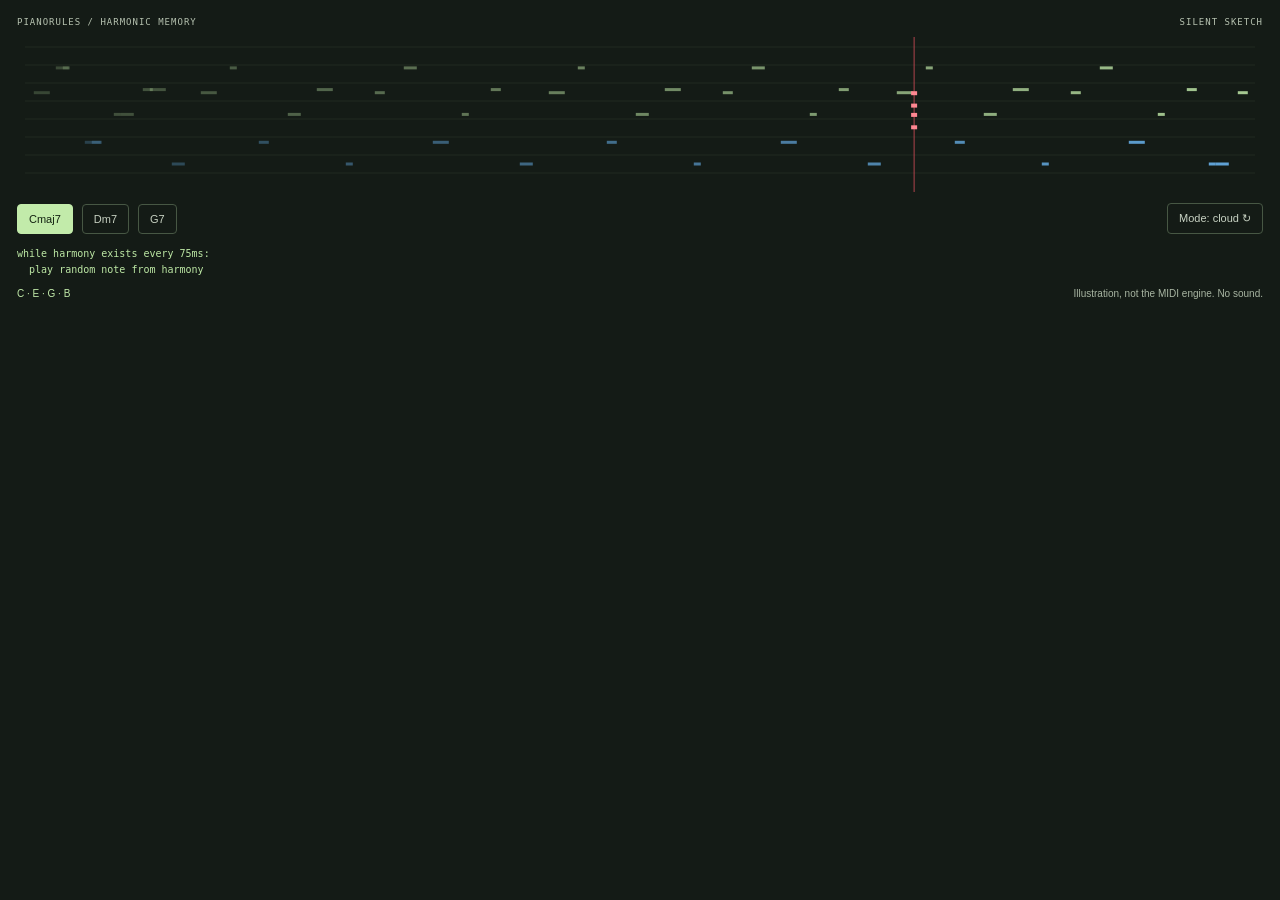
<file: portal/index.html>
<!doctype html><html lang="en"><head><meta charset="utf-8"><meta name="viewport" content="width=device-width,initial-scale=1"><title>PianoRules · interactive sketch</title><style>
:root{color-scheme:dark;font:12px Arial,sans-serif}*{box-sizing:border-box}body{margin:0;background:#141b16;color:#edf3e8;padding:17px}header,footer,.choices{display:flex;align-items:center;justify-content:space-between;gap:9px;flex-wrap:wrap}header{font:9px monospace;letter-spacing:1px;color:#b6c2b0}canvas{width:100%;height:176px;display:block}button{font:11px Arial,sans-serif;padding:8px 11px;border:1px solid #475744;border-radius:4px;background:transparent;color:#c7d1c2;cursor:pointer}button[aria-pressed=true]{background:#c2ebaa;color:#122110;border-color:#c2ebaa}button:focus-visible{outline:2px solid #70bfff;outline-offset:3px}.choices{justify-content:flex-start}#mode{margin-left:auto}code{display:block;margin:12px 0 4px;color:#bde8a5;font:10px/1.6 monospace}footer{margin-top:10px;font-size:10px;color:#a8b5a2}p{margin:0}#chord-label{color:#c2ebaa}
</style></head><body><header><span>PIANORULES / HARMONIC MEMORY</span><span>SILENT SKETCH</span></header><canvas aria-label="Illustration of generated note patterns" role="img"></canvas><div class="choices" role="group" aria-label="Choose a harmonic source"><button type="button" data-chord="0" aria-pressed="true">Cmaj7</button><button type="button" data-chord="1" aria-pressed="false">Dm7</button><button type="button" data-chord="2" aria-pressed="false">G7</button><button id="mode" type="button">Mode: cloud ↻</button></div><code>while harmony exists every 75ms:<br>&nbsp; play random note from harmony</code><footer><p id="chord-label" role="status">C · E · G · B</p><span>Illustration, not the MIDI engine. No sound.</span></footer><script>
// Self-contained: no imports, storage, permissions or connection to a MIDI instrument.
const q=new URLSearchParams(location.search),token=q.get('prlToken'),canvas=document.querySelector('canvas'),g=canvas.getContext('2d');
const chords=[[60,64,67,71],[62,65,69,72],[55,59,62,65]],names=['C · E · G · B','D · F · A · C','G · B · D · F'];
let chord=0,mode=0,w=300,phase=0,raf=0,last=0,active=q.get('motion')!=='off'&&!matchMedia('(prefers-reduced-motion: reduce)').matches;
function draw(){if(!g)return;g.clearRect(0,0,w,176);g.strokeStyle='#c2ebaa12';for(let i=0;i<8;i++){g.beginPath();g.moveTo(8,20+i*18);g.lineTo(w-8,20+i*18);g.stroke();}const notes=chords[chord];
 for(let i=0;i<48;i++){const n=notes[mode?i%4:(i*7+Math.floor(i/3))%4]+(mode?0:(i%3-1)*12),x=10+((i*29-phase*30)%(w-35)+(w-35))%(w-35),y=151-(n-43)*3.1;g.fillStyle=mode?'#c2ebaa':i%3===0?'#70bfff':'#c2ebaa';g.globalAlpha=.2+.65*(x/w);g.fillRect(x,y,mode?20:7+i%4*3,3);}
 g.globalAlpha=1;g.strokeStyle='#ff5768aa';g.beginPath();g.moveTo(w*.72,10);g.lineTo(w*.72,165);g.stroke();for(let i=0;i<4;i++){g.fillStyle='#ff8792';g.fillRect(w*.72-3,151-(notes[i]-43)*3.1,6,4);}}
function frame(t){raf=0;if(!active||document.hidden)return;if(t-last>33){phase+=Math.min(t-last,80)/1000;last=t;draw();}raf=requestAnimationFrame(frame);}
function sync(){cancelAnimationFrame(raf);raf=0;draw();if(active&&!document.hidden){last=performance.now();raf=requestAnimationFrame(frame);}}
new ResizeObserver(()=>{w=canvas.clientWidth;const d=Math.min(devicePixelRatio||1,1.5);canvas.width=Math.round(w*d);canvas.height=Math.round(176*d);if(g)g.setTransform(d,0,0,d,0,0);draw();parent.postMessage({type:'prl:resize',token,height:document.body.scrollHeight},'*');}).observe(canvas);
document.querySelectorAll('[data-chord]').forEach(b=>b.addEventListener('click',()=>{chord=Number(b.dataset.chord);document.querySelectorAll('[data-chord]').forEach(x=>x.setAttribute('aria-pressed',String(x===b)));document.querySelector('#chord-label').textContent=names[chord];phase+=.6;draw();}));
document.querySelector('#mode').addEventListener('click',e=>{mode=1-mode;e.target.textContent=mode?'Mode: ostinato ↻':'Mode: cloud ↻';document.querySelector('code').textContent=mode?'while harmony exists every 240ms: play next note from harmony':'while harmony exists every 75ms: play random note from harmony';draw();});
window.addEventListener('message',e=>{if(e.source===parent&&e.data?.token===token&&e.data.type==='prl:visibility'){active=Boolean(e.data.active);sync();}});document.addEventListener('visibilitychange',sync);window.addEventListener('pagehide',()=>cancelAnimationFrame(raf));sync();parent.postMessage({type:'prl:ready',token},'*');
</script></body></html>
</file>
<file: styles.css>
:root {
  color-scheme: dark;
  --bg: #0d0f12;
  --panel: #14181d;
  --panel2: #101317;
  --line: #2a3139;
  --text: #edf2f7;
  --muted: #85909c;
  --accent: #b9ff66;
  --danger: #ff6b6b;
  --ok: #7ef29a;
}
* { box-sizing: border-box; }
html, body { margin:0; width:100%; height:100%; overflow:hidden; background:var(--bg); color:var(--text); font-family: ui-monospace, SFMono-Regular, Menlo, Monaco, Consolas, monospace; }
button, select, input, textarea { font: inherit; }
button, .button-label, .button-link { border:1px solid var(--line); color:var(--text); background:#1a2026; padding:.55rem .75rem; border-radius:7px; cursor:pointer; text-decoration:none; display:inline-block; }
button:hover, .button-label:hover, .button-link:hover { border-color:#596573; }
button.primary { background:var(--accent); color:#0c1008; border-color:var(--accent); font-weight:800; }
button.huge { font-size:1.05rem; padding:1rem 1.4rem; width:100%; margin-top:1rem; }
header { height:58px; display:flex; align-items:center; justify-content:space-between; border-bottom:1px solid var(--line); padding:0 16px; background:#101317; }
.brand { display:flex; gap:12px; align-items:center; letter-spacing:.02em; }
.status { font-size:.72rem; padding:3px 7px; border-radius:999px; border:1px solid var(--line); color:var(--muted); }
.status.running { color:var(--ok); border-color:#2c6440; }
.toolbar { display:flex; gap:8px; }
.workspace { height:calc(100vh - 98px); display:grid; grid-template-columns:minmax(230px,.8fr) minmax(420px,1.5fr) minmax(230px,.8fr); gap:1px; background:var(--line); }
.panel { min-width:0; min-height:0; background:var(--panel); display:flex; flex-direction:column; }
.panel-title { height:44px; flex:0 0 44px; display:flex; align-items:center; justify-content:space-between; padding:0 14px; border-bottom:1px solid var(--line); }
.panel-title h2 { font-size:.78rem; margin:0; letter-spacing:.14em; }
.panel-title span { color:var(--muted); font-size:.7rem; overflow:hidden; text-overflow:ellipsis; white-space:nowrap; max-width:65%; }
.monitor-panel { padding-bottom:10px; }
.hero-note { font-family: ui-sans-serif, system-ui, sans-serif; font-size:clamp(3rem,7vw,7rem); font-weight:900; text-align:center; line-height:1; margin-top:28px; }
.hero-sub { text-align:center; color:var(--muted); margin-top:8px; }
.chips { min-height:42px; padding:13px; display:flex; flex-wrap:wrap; justify-content:center; align-content:flex-start; gap:6px; }
.chip { border:1px solid var(--line); background:var(--panel2); border-radius:999px; padding:4px 7px; font-size:.72rem; }
.rule-fired { min-height:58px; margin:16px 14px 0; padding:10px; border-left:2px solid var(--accent); background:var(--panel2); color:#cbd5df; font-size:.75rem; overflow:auto; }
.log-title { color:var(--muted); font-size:.68rem; text-transform:uppercase; letter-spacing:.12em; margin:8px 12px 6px; }
.log { flex:1; overflow:auto; margin:0 10px; background:var(--panel2); border:1px solid var(--line); padding:7px; font-size:.69rem; line-height:1.5; }
.log-row { display:grid; grid-template-columns:72px 1fr; gap:8px; border-bottom:1px solid #1c2228; padding:2px 0; }
.log-row .time { color:#65717d; }
.editor-panel { background:#0f1216; }
#editor { flex:1; resize:none; border:0; outline:0; background:#0f1216; color:#e8edf2; padding:16px 18px; font-size:14px; line-height:1.55; tab-size:2; }
.editor-footer { min-height:45px; border-top:1px solid var(--line); display:flex; align-items:center; justify-content:space-between; gap:10px; padding:7px 10px; color:var(--muted); font-size:.68rem; }
.editor-footer > div { display:flex; gap:6px; }
.button-label input { display:none; }
.diagnostics { max-height:110px; overflow:auto; border-top:1px solid var(--line); color:#ffb0b0; background:#1c1113; font-size:.7rem; padding:0 12px; }
.diagnostics:empty { display:none; }
footer { height:40px; display:grid; grid-template-columns:1fr 1fr 1fr; align-items:center; padding:0 14px; border-top:1px solid var(--line); color:var(--muted); font-size:.7rem; background:#101317; }
footer > :nth-child(2) { justify-self:center; }
footer > :last-child { justify-self:end; }
.dot { width:8px; height:8px; border-radius:50%; background:#59636d; display:inline-block; margin-right:7px; }
.dot.on { background:var(--ok); box-shadow:0 0 10px #7ef29a88; }
.asset-drop { padding:5px 12px; border:1px dashed #39424c; border-radius:6px; }
.asset-drop.drag { border-color:var(--accent); color:var(--accent); }
.start-overlay { position:fixed; z-index:100; inset:0; background:#090b0df2; display:grid; place-items:center; }
.start-overlay.hidden { display:none; }
.start-card { width:min(560px,90vw); border:1px solid var(--line); padding:34px; background:#12161a; box-shadow:0 20px 80px #0008; }
.start-card h1 { font-family:ui-sans-serif,system-ui,sans-serif; font-size:clamp(2.6rem,8vw,6rem); margin:.15em 0; letter-spacing:-.06em; }
.start-card p { color:#a8b1bb; line-height:1.55; }
.eyebrow { color:var(--accent); font-size:.72rem; letter-spacing:.18em; }
.small { font-size:.7rem; }
.error { color:#ff9b9b; margin-top:10px; font-size:.78rem; }
dialog { border:1px solid var(--line); border-radius:10px; color:var(--text); background:#12161a; padding:0; width:min(560px,92vw); box-shadow:0 30px 100px #000c; }
dialog::backdrop { background:#000a; }
.dialog-card { padding:18px; display:flex; flex-direction:column; gap:14px; }
.dialog-title { display:flex; justify-content:space-between; align-items:center; border-bottom:1px solid var(--line); padding-bottom:10px; }
.dialog-title h2 { margin:0; font-size:1rem; }
.dialog-title button { border:0; background:transparent; font-size:1.4rem; }
.dialog-card label { display:grid; grid-template-columns:150px 1fr; align-items:center; gap:10px; font-size:.8rem; }
.dialog-card select, .dialog-card input[type=number] { background:#0f1216; color:var(--text); border:1px solid var(--line); border-radius:6px; padding:8px; width:100%; }
.dialog-card label.check { grid-template-columns:auto 1fr; }
.hint { color:var(--muted); font-size:.7rem; line-height:1.45; }
.example { padding:12px 0; border-bottom:1px solid var(--line); }
.example h3 { font-size:.82rem; margin:0 0 6px; }
.example pre { margin:0 0 8px; padding:8px; background:#0d1013; overflow:auto; color:#b9c4cf; font-size:.7rem; }
@media (max-width: 900px) {
  .workspace { grid-template-columns:1fr 1.4fr; }
  .workspace > :last-child { display:none; }
}

/* v4 — sections, highlighted editor, and unified toolbar */
.toolbar > button, .toolbar > .toolbar-button {
  min-height:34px; display:inline-flex; align-items:center; justify-content:center; gap:7px;
  padding:.5rem .72rem; border:1px solid var(--line); border-radius:7px;
  color:var(--text); background:#1a2026; text-decoration:none; cursor:pointer;
}
.toolbar > button:hover, .toolbar > .toolbar-button:hover { border-color:#667383; background:#20272e; }
.toolbar > button.primary { background:var(--accent); color:#0c1008; border-color:var(--accent); }
.toolbar-icon { color:var(--muted); font-size:.72rem; transform:translateY(-1px); }
.panel-meta { display:flex; align-items:center; justify-content:flex-end; gap:9px; min-width:0; max-width:78%; }
.panel-title .panel-meta span { max-width:none; }
.section-badge { color:var(--accent) !important; border:1px solid #405b29; background:#151d10; border-radius:999px; padding:3px 7px; }
.editor-wrap { position:relative; flex:1; min-height:0; overflow:hidden; background:#0f1216; }
#editor, .editor-highlight {
  position:absolute; inset:0; width:100%; height:100%; margin:0; border:0;
  padding:16px 18px; font:14px/1.55 ui-monospace,SFMono-Regular,Menlo,Monaco,Consolas,monospace;
  tab-size:2; white-space:pre; overflow:auto;
}
.editor-highlight { pointer-events:none; color:#75808b; background:#0f1216; z-index:0; }
.editor-highlight .editor-line { display:block; min-height:1.55em; padding:0 4px; margin:0 -4px; }
.editor-highlight .editor-line.active-section { color:#f0f5f8; font-weight:800; background:#b9ff6609; border-left:2px solid #b9ff6655; padding-left:8px; margin-left:-10px; }
.editor-highlight .editor-line.section-header { color:#b9ff66; letter-spacing:.015em; }
#editor { z-index:1; resize:none; outline:0; background:transparent; color:rgba(232,237,242,.055); caret-color:#edf2f7; }
#editor::selection { background:#6288aa88; color:transparent; }
.footer-end { display:flex; align-items:center; justify-content:flex-end; gap:14px; min-width:0; }
.footer-credit { color:#66717c; white-space:nowrap; font-size:.62rem; }
.footer-credit a { color:#8f9ba7; text-decoration:none; }
.footer-credit a:hover { color:var(--accent); }
@media (max-width:1100px){ .footer-credit{display:none;} }

/* v5 — musical memory + shared ruleset badge */
.ruleset-badge { font-size:.68rem; color:#d7e4ef; border:1px solid #3b4651; background:#171d23; border-radius:999px; padding:3px 7px; max-width:180px; overflow:hidden; text-overflow:ellipsis; white-space:nowrap; }
.memory-status { margin:0 13px 8px; padding:7px 9px; min-height:31px; border:1px solid #252d35; border-radius:6px; background:#11151a; color:#7f8b97; font-size:.67rem; line-height:1.35; text-align:center; overflow:auto; max-height:64px; }
.memory-status:not(:empty) { scrollbar-width:thin; }
</file>
<file: docs/docs.css>
:root{color-scheme:dark;--bg:#0d0f12;--panel:#14181d;--line:#2a3139;--text:#edf2f7;--muted:#98a4b0;--accent:#b9ff66;}
html{background:var(--bg);color:var(--text);font-family:ui-sans-serif,system-ui,-apple-system,BlinkMacSystemFont,"Segoe UI",sans-serif;line-height:1.6;}body{max-width:920px;margin:0 auto;padding:42px 28px 80px;}h1,h2,h3{line-height:1.2;scroll-margin-top:20px;}h1{font-size:2.6rem;letter-spacing:-.04em;margin-top:0;}h2{margin-top:2.6rem;border-top:1px solid var(--line);padding-top:1.6rem;}h3{margin-top:1.8rem;color:#dbe4ec;}p,li{color:#c3ccd5;}a{color:var(--accent);}code{font-family:ui-monospace,SFMono-Regular,Menlo,Consolas,monospace;}p code,li code{background:#171c21;border:1px solid var(--line);padding:.08em .3em;border-radius:4px;color:#e7f3db;}pre{background:#101317;border:1px solid var(--line);border-radius:9px;padding:15px 17px;overflow:auto;color:#dce6ef;}blockquote{border-left:3px solid var(--accent);margin-left:0;padding-left:16px;color:var(--muted);}hr{border:0;border-top:1px solid var(--line);margin:2.6rem 0;}ul,ol{padding-left:1.4rem;}strong{color:#f7fafc;}@media(max-width:650px){body{padding:24px 18px 60px;}h1{font-size:2rem;}}
</file>
